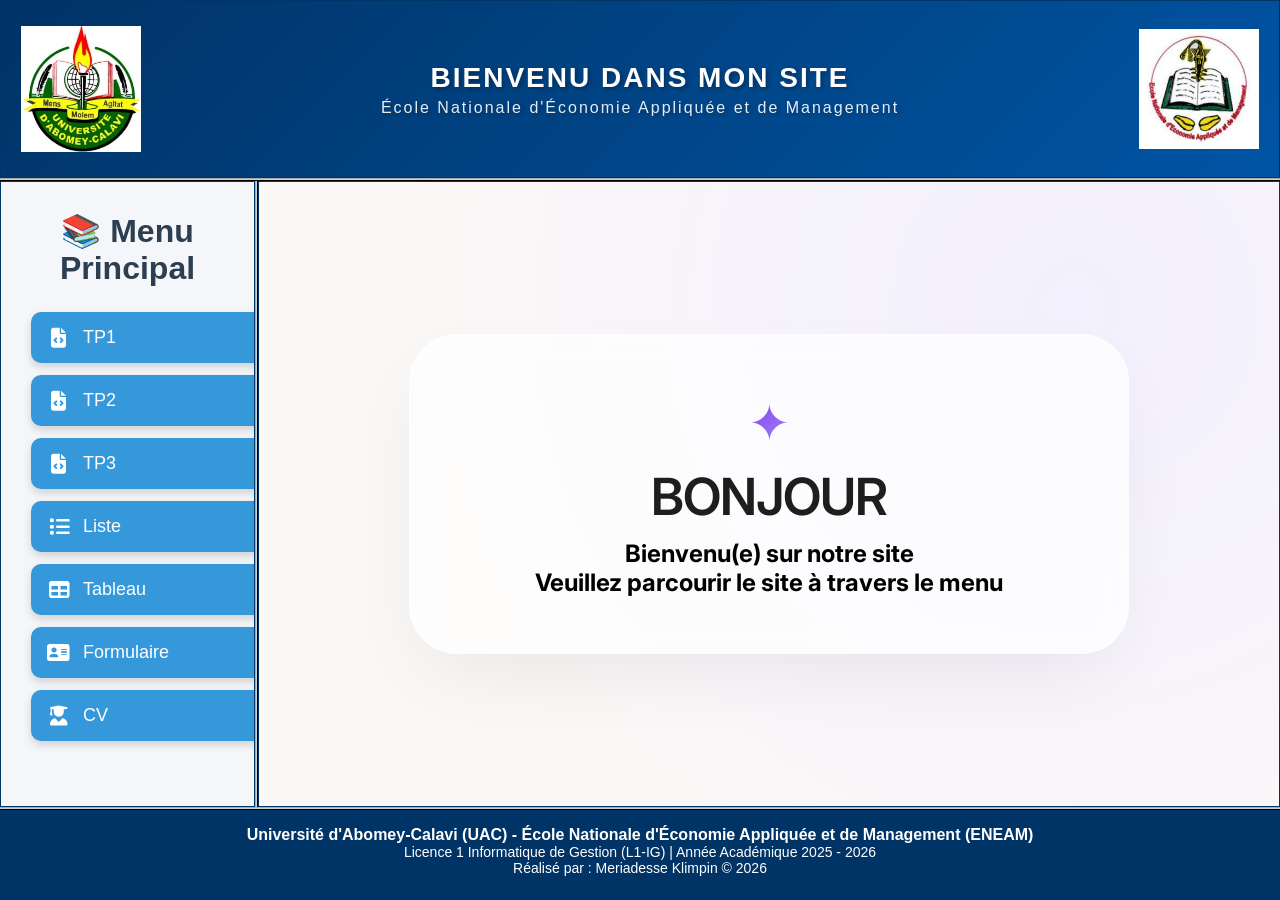
<file: index.html>
<!DOCTYPE html>
<html lang="fr">
<head>
    <meta charset="UTF-8">
    <title>site-mariko</title>
    <style>
        body {
            margin: 0;
            font-family: Arial, sans-serif;
        }
        frameset {
            border: 2px solid #003366;
        }
        frame {
            border: 1px solid #003366;
        }
    </style>
</head>

<frameset rows="20%,70%,10%" border="3">
    
    <!-- En-tête - Une seule colonne -->
    <frame src="entete.html" scrolling="no">

    <!-- Partie centrale -->
    <frameset cols="20%,80%">
        <frame src="menu.html"/>
        <frame src="accueil.html" name="mariko"/>
    </frameset>

    <!-- Pied de page -->
    <frame src="footer.html" scrolling="no">

</frameset>
</html>
</file>
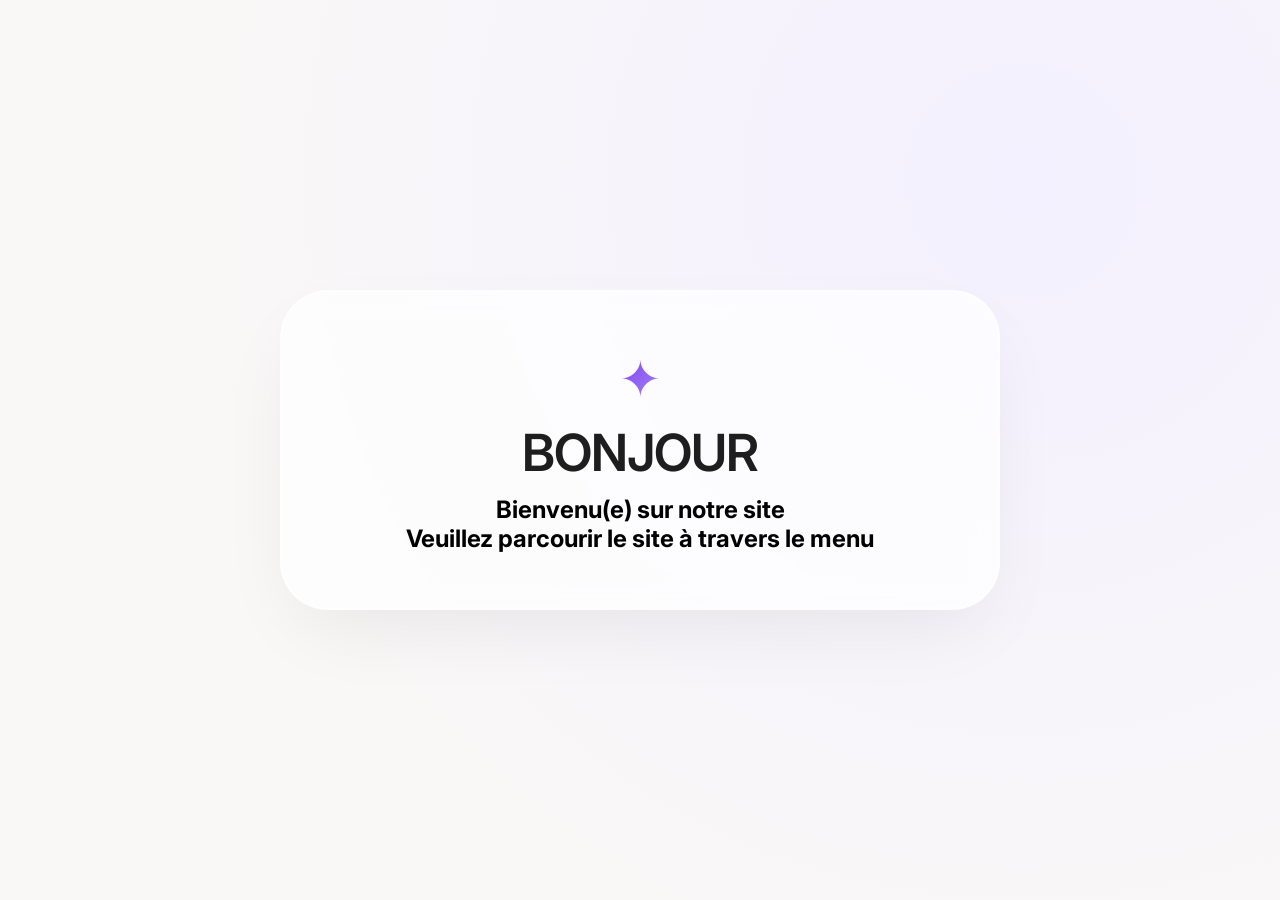
<file: accueil.html>
<!DOCTYPE html>
<html lang="fr">
<head>
  <meta charset="UTF-8" />
  <meta name="viewport" content="width=device-width, initial-scale=1.0" />
  <title>Accueil · Bienvenue</title>
  <link rel="preconnect" href="https://fonts.googleapis.com" />
  <link rel="preconnect" href="https://fonts.gstatic.com" crossorigin />
  <link href="https://fonts.googleapis.com/css2?family=Inter:opsz,wght@14..32,300;14..32,400;14..32,600&display=swap" rel="stylesheet" />
  <style>
    /* Reset & base */
    * {
      margin: 0;
      padding: 0;
      box-sizing: border-box;
    }

    body {
      font-family: 'Inter', -apple-system, sans-serif;
      min-height: 100vh;
      display: flex;
      align-items: center;
      justify-content: center;
      background: #faf8f6;
      padding: 1.5rem;
      /* doux dégradé subtil */
      background: radial-gradient(circle at 80% 20%, #f3f0ff, #faf8f6 70%);
    }

    .welcome-card {
      max-width: 720px;
      width: 100%;
      padding: 3.5rem 2.5rem;
      background: rgba(255, 255, 255, 0.7);
      backdrop-filter: blur(12px);
      -webkit-backdrop-filter: blur(12px);
      border-radius: 48px;
      box-shadow: 0 30px 80px -20px rgba(0, 0, 0, 0.08),
                  0 0 0 1px rgba(255, 255, 255, 0.5) inset;
      text-align: center;
      transition: transform 0.3s ease;
      border: 1px solid rgba(255,255,255,0.3);
    }

    .welcome-card:hover {
      transform: scale(1.01);
    }

    /* Icône ou décoration */
    .icon {
      font-size: 3.2rem;
      margin-bottom: 0.8rem;
      display: inline-block;
      background: linear-gradient(135deg, #7c3aed, #a78bfa);
      -webkit-background-clip: text;
      -webkit-text-fill-color: transparent;
      background-clip: text;
    }

    h1 {
      font-size: 3.2rem;
      font-weight: 600;
      letter-spacing: -0.02em;
      color: #1e1e1e;
      margin-bottom: 0.75rem;
    }

    .subtitle {
      font-size: 1.3rem;
      font-weight: 400;
      color: #4b4b4b;
      margin-bottom: 2.2rem;
      line-height: 1.6;
      max-width: 480px;
      margin-left: auto;
      margin-right: auto;
    }

    .subtitle strong {
      font-weight: 600;
      color: #7c3aed;
      background: rgba(124, 58, 237, 0.08);
      padding: 0.1rem 0.8rem;
      border-radius: 40px;
      display: inline-block;
    }

    .menu-hint {
      display: inline-block;
      padding: 0.6rem 2rem;
      border-radius: 60px;
      background: #1e1e1e;
      color: #fff;
      font-weight: 500;
      font-size: 0.95rem;
      letter-spacing: 0.3px;
      box-shadow: 0 8px 24px rgba(0,0,0,0.06);
      transition: background 0.3s, transform 0.2s;
      border: none;
      cursor: default;
    }

    .menu-hint i {
      margin-right: 0.5rem;
    }

    .menu-hint:hover {
      background: #7c3aed;
      transform: translateY(-2px);
    }

    /* petit pied de page discret */
    .footer-note {
      margin-top: 2.5rem;
      font-size: 0.85rem;
      color: #a0a0a0;
      letter-spacing: 0.2px;
      border-top: 1px solid rgba(0,0,0,0.04);
      padding-top: 1.5rem;
    }

    .footer-note a {
      color: #7c3aed;
      text-decoration: none;
      font-weight: 500;
    }

    .footer-note a:hover {
      text-decoration: underline;
    }

    /* Responsive */
    @media (max-width: 600px) {
      .welcome-card {
        padding: 2.5rem 1.5rem;
        border-radius: 32px;
      }
      h1 {
        font-size: 2.4rem;
      }
      .subtitle {
        font-size: 1.1rem;
      }
      .icon {
        font-size: 2.6rem;
      }
    }
  </style>
</head>
<body>
  <div class="welcome-card">
    <!-- Décoration (emoji ou icône) -->
    <div class="icon">✦</div>

  <!DOCTYPE html>
<html lang="fr">
<head>
    <meta charset="UTF-8">
    <title>Accueil</title>
</head>
<body>
 <div> 
   <p>
    <h1>BONJOUR</h1>
    <h2>Bienvenu(e) sur notre site <br/> Veuillez parcourir le site à travers le menu</h2>
    </p>
  </div>
</body>
</html>
</file>
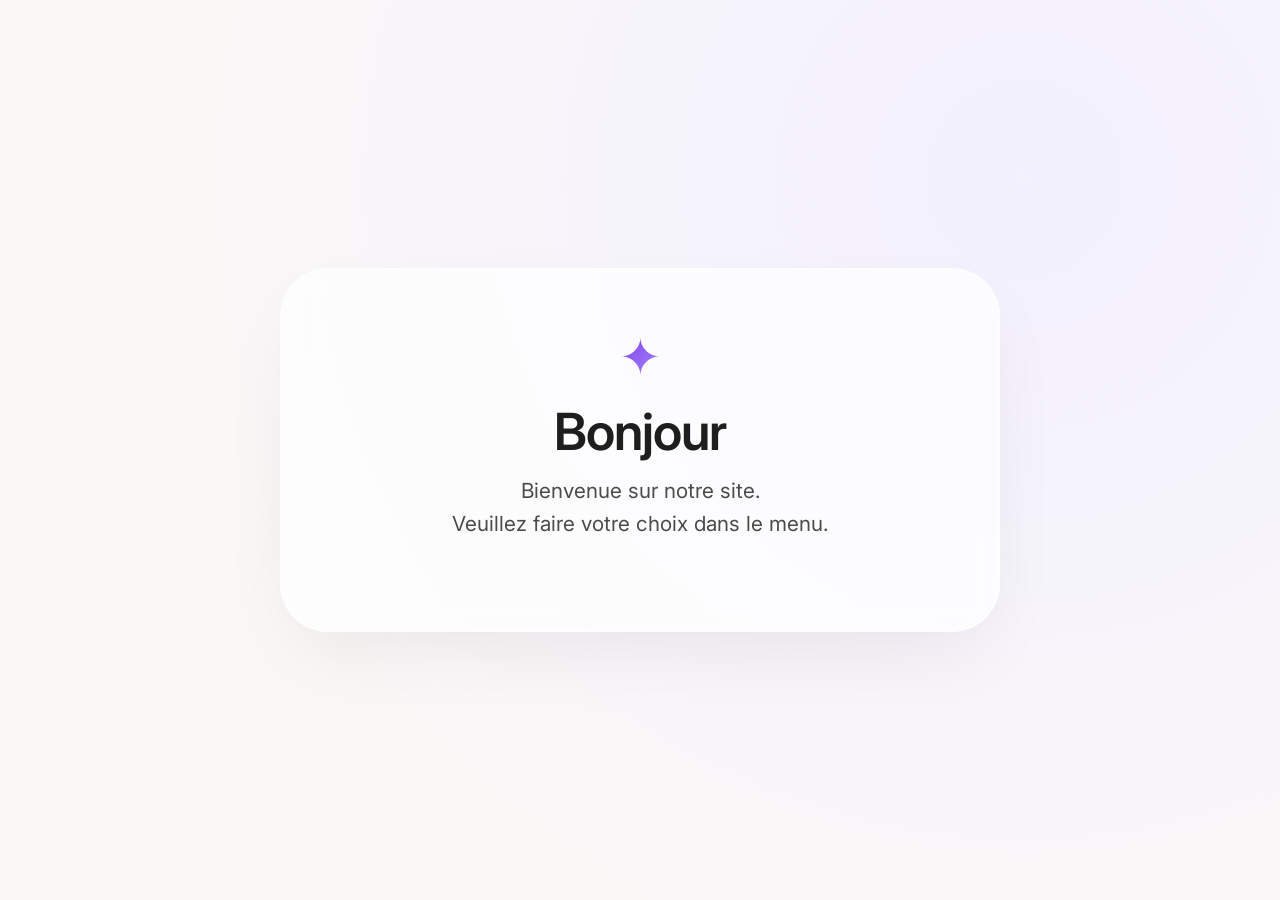
<file: Accueill.html>
<!DOCTYPE html>
<html lang="fr">
<head>
  <meta charset="UTF-8" />
  <meta name="viewport" content="width=device-width, initial-scale=1.0" />
  <title>Accueil · Bienvenue</title>
  <link rel="preconnect" href="https://fonts.googleapis.com" />
  <link rel="preconnect" href="https://fonts.gstatic.com" crossorigin />
  <link href="https://fonts.googleapis.com/css2?family=Inter:opsz,wght@14..32,300;14..32,400;14..32,600&display=swap" rel="stylesheet" />
  <style>
    /* Reset & base */
    * {
      margin: 0;
      padding: 0;
      box-sizing: border-box;
    }

    body {
      font-family: 'Inter', -apple-system, sans-serif;
      min-height: 100vh;
      display: flex;
      align-items: center;
      justify-content: center;
      background: #faf8f6;
      padding: 1.5rem;
      /* doux dégradé subtil */
      background: radial-gradient(circle at 80% 20%, #f3f0ff, #faf8f6 70%);
    }

    .welcome-card {
      max-width: 720px;
      width: 100%;
      padding: 3.5rem 2.5rem;
      background: rgba(255, 255, 255, 0.7);
      backdrop-filter: blur(12px);
      -webkit-backdrop-filter: blur(12px);
      border-radius: 48px;
      box-shadow: 0 30px 80px -20px rgba(0, 0, 0, 0.08),
                  0 0 0 1px rgba(255, 255, 255, 0.5) inset;
      text-align: center;
      transition: transform 0.3s ease;
      border: 1px solid rgba(255,255,255,0.3);
    }

    .welcome-card:hover {
      transform: scale(1.01);
    }

    /* Icône ou décoration */
    .icon {
      font-size: 3.2rem;
      margin-bottom: 0.8rem;
      display: inline-block;
      background: linear-gradient(135deg, #7c3aed, #a78bfa);
      -webkit-background-clip: text;
      -webkit-text-fill-color: transparent;
      background-clip: text;
    }

    h1 {
      font-size: 3.2rem;
      font-weight: 600;
      letter-spacing: -0.02em;
      color: #1e1e1e;
      margin-bottom: 0.75rem;
    }

    .subtitle {
      font-size: 1.3rem;
      font-weight: 400;
      color: #4b4b4b;
      margin-bottom: 2.2rem;
      line-height: 1.6;
      max-width: 480px;
      margin-left: auto;
      margin-right: auto;
    }

    .subtitle strong {
      font-weight: 600;
      color: #7c3aed;
      background: rgba(124, 58, 237, 0.08);
      padding: 0.1rem 0.8rem;
      border-radius: 40px;
      display: inline-block;
    }

    .menu-hint {
      display: inline-block;
      padding: 0.6rem 2rem;
      border-radius: 60px;
      background: #1e1e1e;
      color: #fff;
      font-weight: 500;
      font-size: 0.95rem;
      letter-spacing: 0.3px;
      box-shadow: 0 8px 24px rgba(0,0,0,0.06);
      transition: background 0.3s, transform 0.2s;
      border: none;
      cursor: default;
    }

    .menu-hint i {
      margin-right: 0.5rem;
    }

    .menu-hint:hover {
      background: #7c3aed;
      transform: translateY(-2px);
    }

    /* petit pied de page discret */
    .footer-note {
      margin-top: 2.5rem;
      font-size: 0.85rem;
      color: #a0a0a0;
      letter-spacing: 0.2px;
      border-top: 1px solid rgba(0,0,0,0.04);
      padding-top: 1.5rem;
    }

    .footer-note a {
      color: #7c3aed;
      text-decoration: none;
      font-weight: 500;
    }

    .footer-note a:hover {
      text-decoration: underline;
    }

    /* Responsive */
    @media (max-width: 600px) {
      .welcome-card {
        padding: 2.5rem 1.5rem;
        border-radius: 32px;
      }
      h1 {
        font-size: 2.4rem;
      }
      .subtitle {
        font-size: 1.1rem;
      }
      .icon {
        font-size: 2.6rem;
      }
    }
  </style>
</head>
<body>
  <div class="welcome-card">
    <!-- Décoration (emoji ou icône) -->
    <div class="icon">✦</div>

    <h1>Bonjour</h1>
    <p class="subtitle">
      Bienvenue sur notre site.<br />
      Veuillez faire votre choix dans le menu.
    </p>

    

   
  </div>
</body>
</html>
</file>
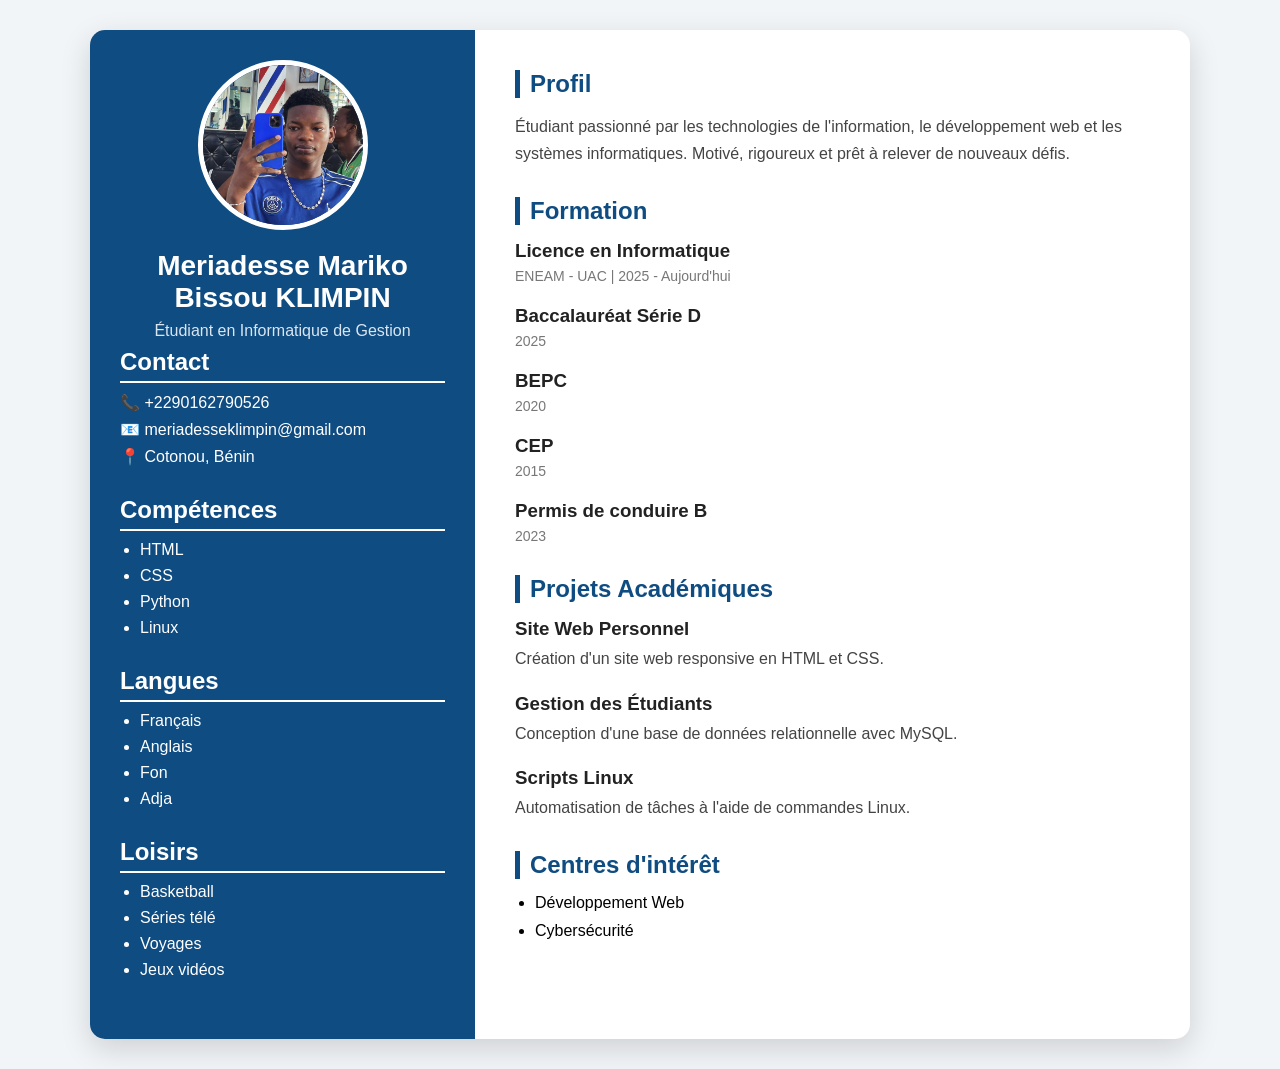
<file: cv.html>
<!DOCTYPE html>
<html lang="en">
<head>
    <meta charset="UTF-8">
    <meta name="viewport" content="width=device-width, initial-scale=1.0">
    <title>Document</title>
</head>
<body>
    <!DOCTYPE html>
<html lang="fr">
<head>
    <meta charset="UTF-8">
    <title>CV - Meriadesse Mariko Bissou KLIMPIN</title>
    <link rel="stylesheet" href="cv.css">
</head>
<body>

<div class="cv-container">

    <div class="left">

        <img src="mariko.jpg" alt="mariko" class="photo">

        <h1>Meriadesse Mariko Bissou KLIMPIN</h1>
        <p class="job">Étudiant en Informatique de Gestion</p>

        <div class="section">
            <h2>Contact</h2>
            <p>📞 +2290162790526</p>
            <p>📧 meriadesseklimpin@gmail.com</p>
            <p>📍 Cotonou, Bénin</p>
        </div>

        <div class="section">
            <h2>Compétences</h2>
            <ul>
                <li>HTML</li>
                <li>CSS</li>
                <li>Python</li>
                <li>Linux</li>
            </ul>
        </div>

        <div class="section">
            <h2>Langues</h2>
            <ul>
                <li>Français</li>
                <li>Anglais</li>
                <li>Fon</li>
                <li>Adja</li>
            </ul>
        </div>

        <div class="section">
            <h2>Loisirs</h2>
            <ul>
                <li>Basketball</li>
                <li>Séries télé</li>
                <li>Voyages</li>
                <li>Jeux vidéos</li>
            </ul>
        </div>

    </div>

    <div class="right">

        <div class="section">
            <h2>Profil</h2>
            <p>
                Étudiant passionné par les technologies de l'information,
                le développement web et les systèmes informatiques.
                Motivé, rigoureux et prêt à relever de nouveaux défis.
            </p>
        </div>

        <div class="section">
            <h2>Formation</h2>

            <div class="bloc">
                <h3>Licence en Informatique</h3>
                <span>ENEAM - UAC | 2025 - Aujourd'hui</span>
            </div>

            <div class="bloc">
                <h3>Baccalauréat Série D</h3>
                <span>2025</span>
            </div>

            <div class="bloc">
                <h3>BEPC</h3>
                <span>2020</span>
            </div>

            <div class="bloc">
                <h3>CEP</h3>
                <span>2015</span>
            </div>

            <div class="bloc">
                <h3>Permis de conduire B</h3>
                <span>2023</span>
            </div>
            
        </div>

        <div class="section">
            <h2>Projets Académiques</h2>

            <div class="bloc">
                <h3>Site Web Personnel</h3>
                <p>Création d'un site web responsive en HTML et CSS.</p>
            </div>

            <div class="bloc">
                <h3>Gestion des Étudiants</h3>
                <p>Conception d'une base de données relationnelle avec MySQL.</p>
            </div>

            <div class="bloc">
                <h3>Scripts Linux</h3>
                <p>Automatisation de tâches à l'aide de commandes Linux.</p>
            </div>
        </div>

        <div class="section">
            <h2>Centres d'intérêt</h2>

            <ul>
                <li>Développement Web</li>
                <li>Cybersécurité</li>
            
            </ul>
        </div>

    </div>

</div>

</body>
</html>
</body>
</html>
</file>
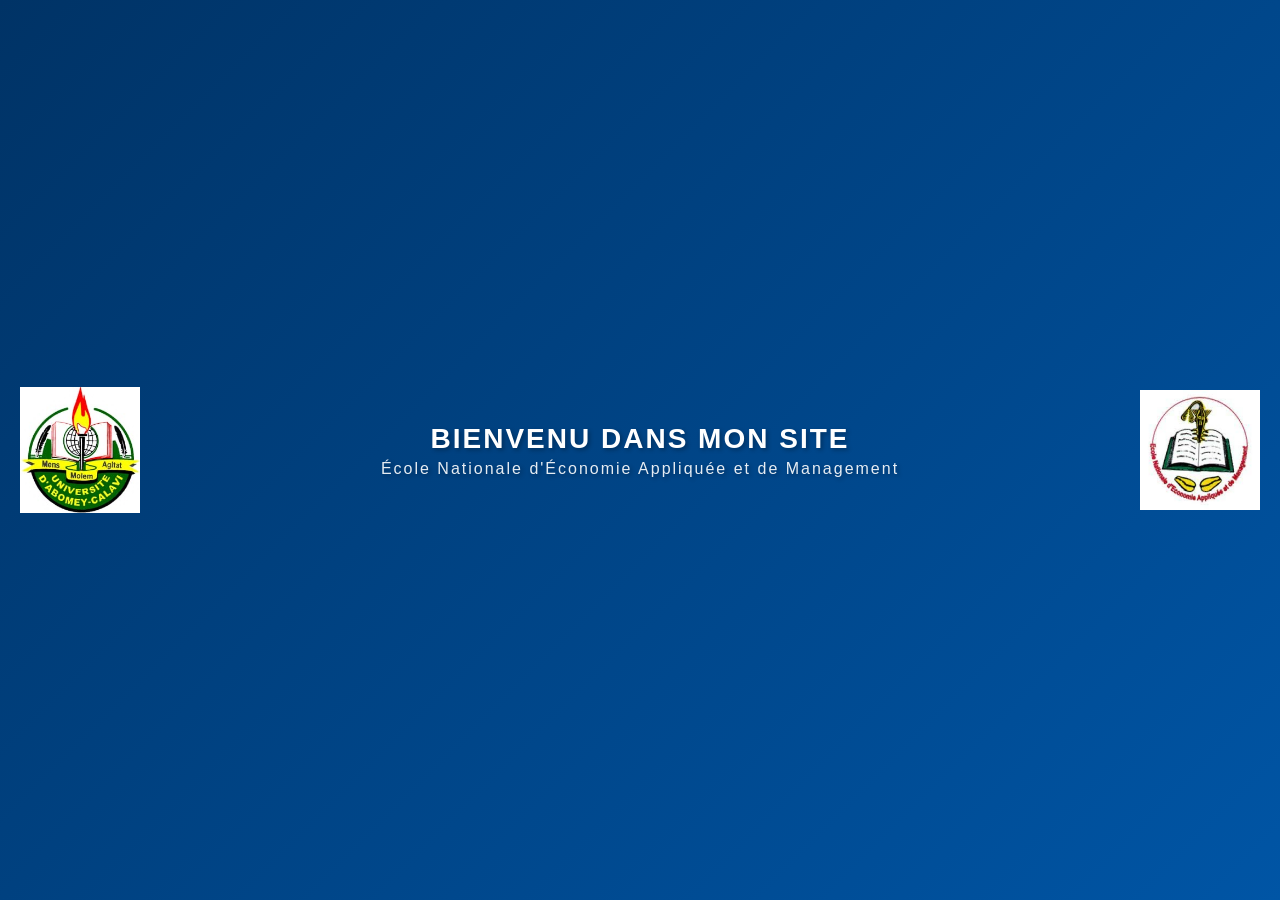
<file: entete.html>
<!DOCTYPE html>
<html>
<head>
    <style>
        body {
            margin: 0;
            padding: 0;
            height: 100vh;
            display: flex;
            align-items: center;
            justify-content: center;
            background: linear-gradient(135deg, #003366, #0055a5);
            font-family: Arial, sans-serif;
        }
        
        .header-container {
            display: flex;
            align-items: center;
            justify-content: center;
            width: 100%;
            height: 100%;
            gap: 30px;
            padding: 0 20px;
        }
        
        .logo {
            height: 80%;
            display: flex;
            align-items: center;
        }
        
        .logo img {
            max-height: 100%;
            max-width: 120px;
            object-fit: contain;
        }
        
        .message {
            color: white;
            text-align: center;
            font-size: 28px;
            font-weight: bold;
            text-shadow: 2px 2px 4px rgba(0,0,0,0.3);
            letter-spacing: 2px;
            flex: 1;
        }
        
        .message small {
            display: block;
            font-size: 16px;
            font-weight: normal;
            margin-top: 5px;
            opacity: 0.9;
        }
        
        /* Si vous n'avez pas d'images, utilisez des textes stylisés */
        .logo-text {
            background: white;
            color: #003366;
            padding: 10px 20px;
            border-radius: 8px;
            font-weight: bold;
            font-size: 20px;
            box-shadow: 0 4px 6px rgba(0,0,0,0.1);
        }
    </style>
</head>
<body>
    <div class="header-container">
        <!-- Logo gauche -->
        <div class="logo">
            <!-- Option 1: Avec image -->
            <img src="maka.jpg" alt="Logo UAC">
            
            <!-- Option 2: Sans image (texte stylisé) -->
            <!-- <div class="logo-text">UAC</div> -->
        </div>
        
        <!-- Message central -->
        <div class="message">
            BIENVENU DANS MON SITE
            <small>École Nationale d'Économie Appliquée et de Management</small>
        </div>
        
        <!-- Logo droite -->
        <div class="logo">
            <!-- Option 1: Avec image -->
            <img src="miko.jpg" alt="Logo ENEAM">
            
            <!-- Option 2: Sans image (texte stylisé) -->
            <!-- <div class="logo-text">ENEAM</div> -->
        </div>
    </div>
</body>
</html>
</file>
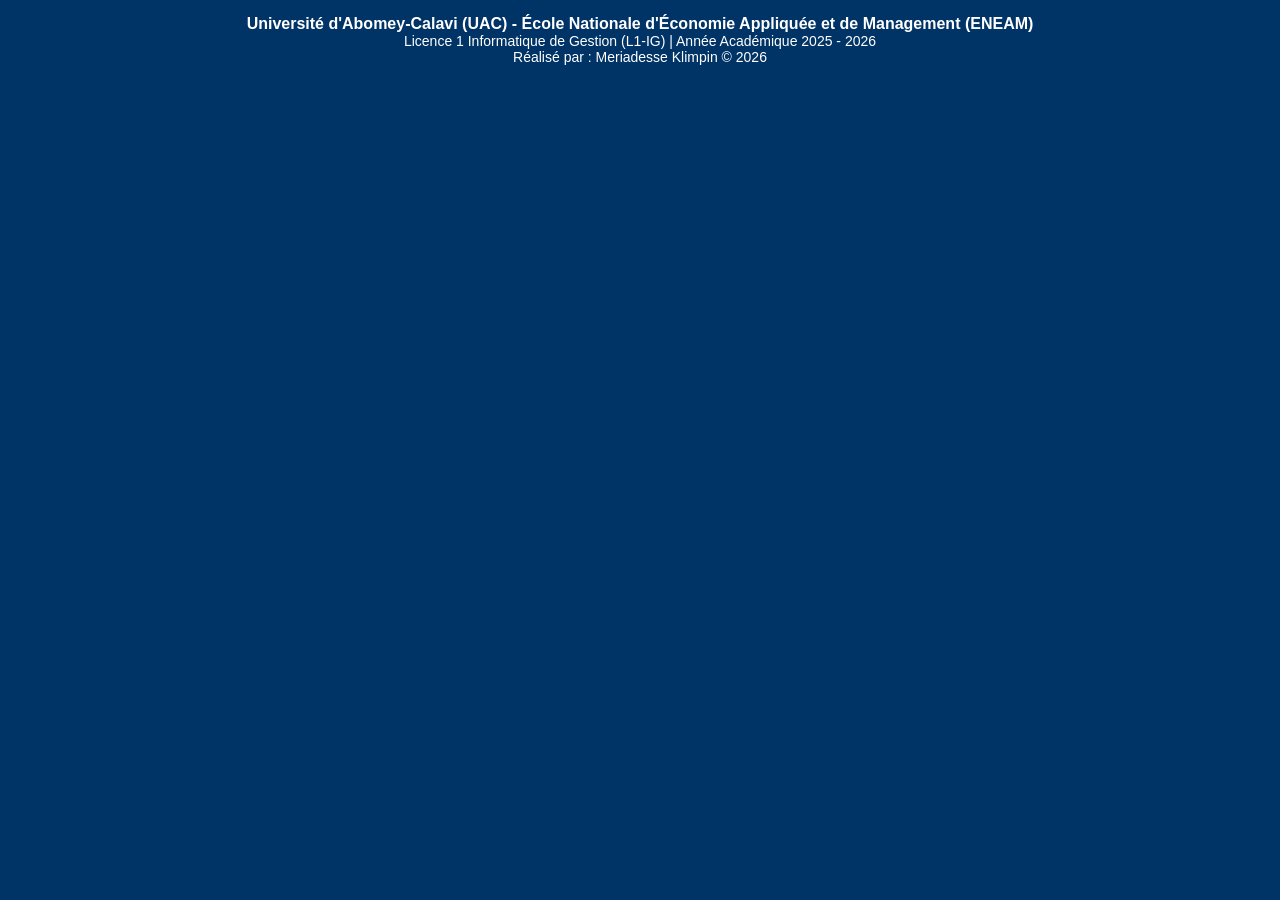
<file: footer.html>
<!DOCTYPE html>
<html lang="fr">
<head>
<meta charset="UTF-8">
<title>Pied de page</title>

<style>
body{
    margin:0;
    background:#003366;
    color:white;
    text-align:center;
    font-family:Arial, sans-serif;
    padding-top:15px;
    font-size:14px;
}

strong{
    font-size:16px;
}
</style>

</head>
<body>

<strong>Université d'Abomey-Calavi (UAC) - École Nationale d'Économie Appliquée et de Management (ENEAM)</strong><br>

Licence 1 Informatique de Gestion (L1-IG) | Année Académique 2025 - 2026<br>

Réalisé par : Meriadesse Klimpin © 2026

</body>
</html>
</file>
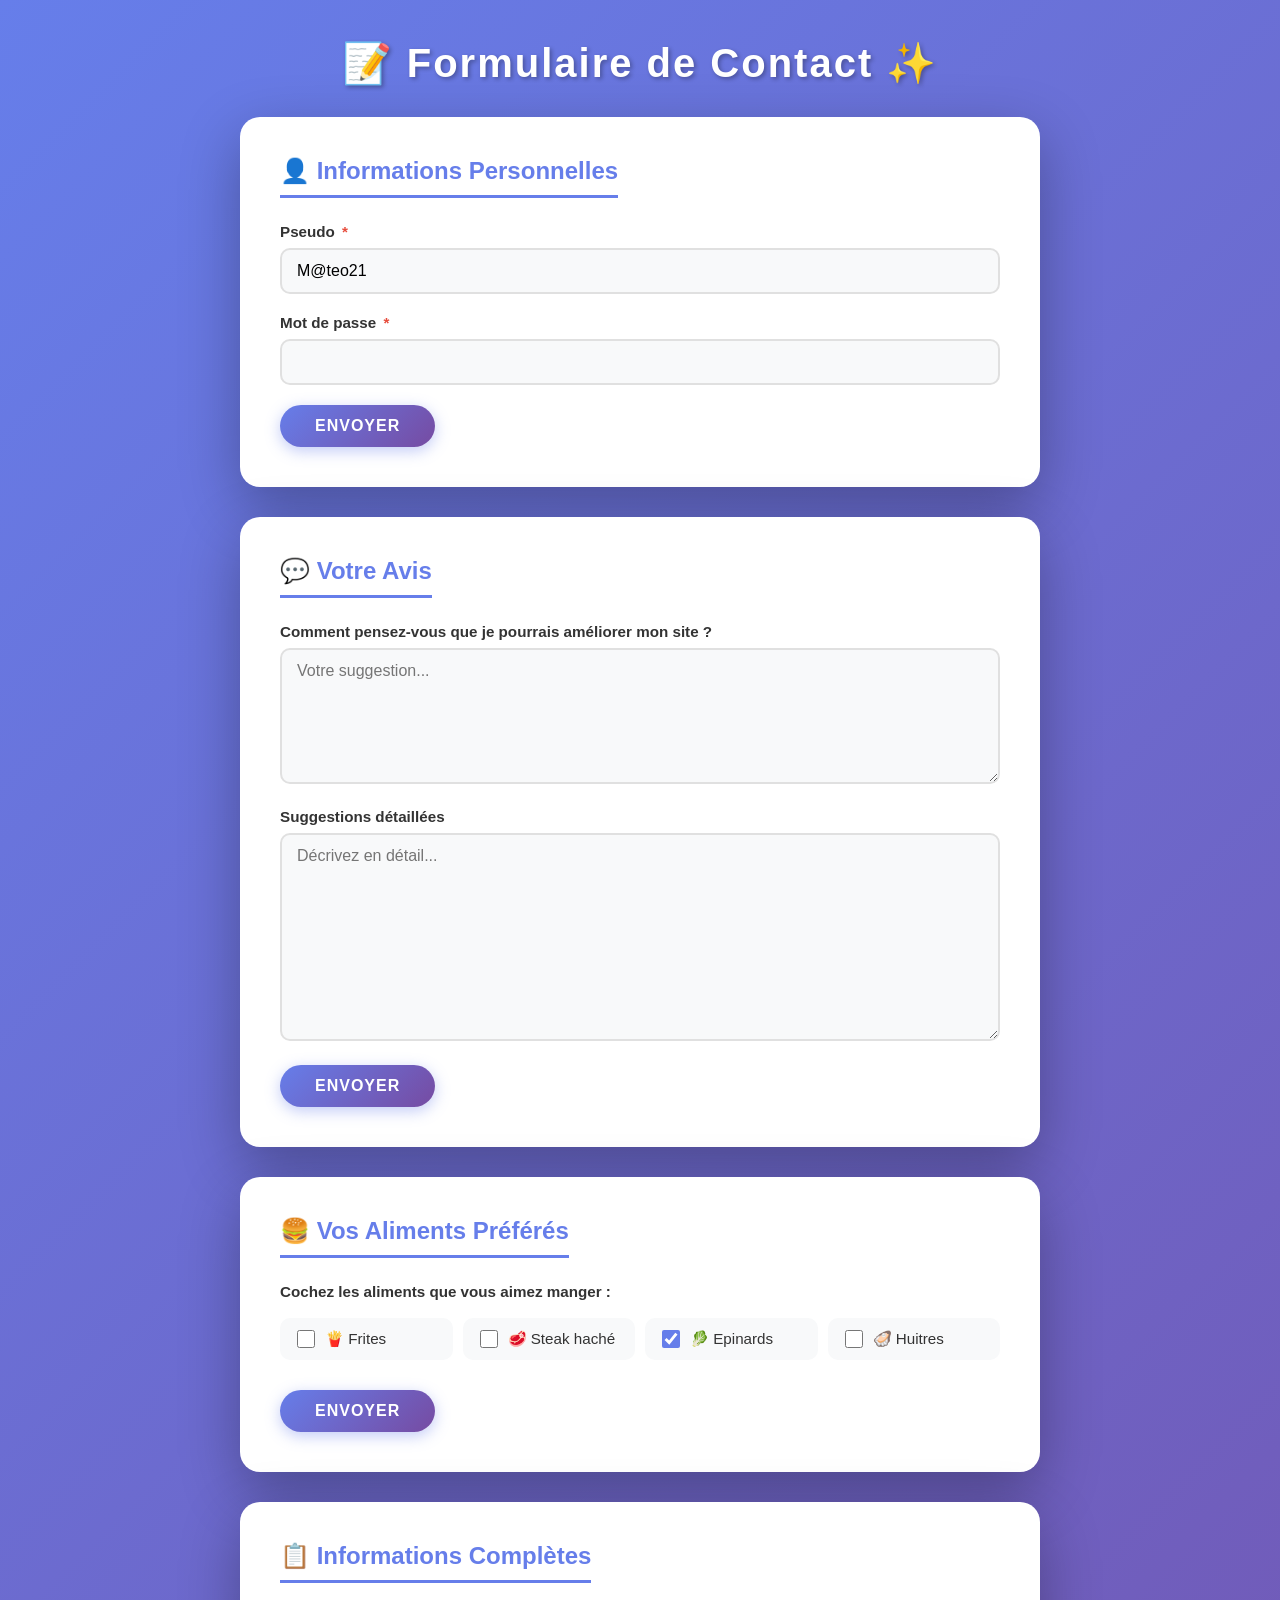
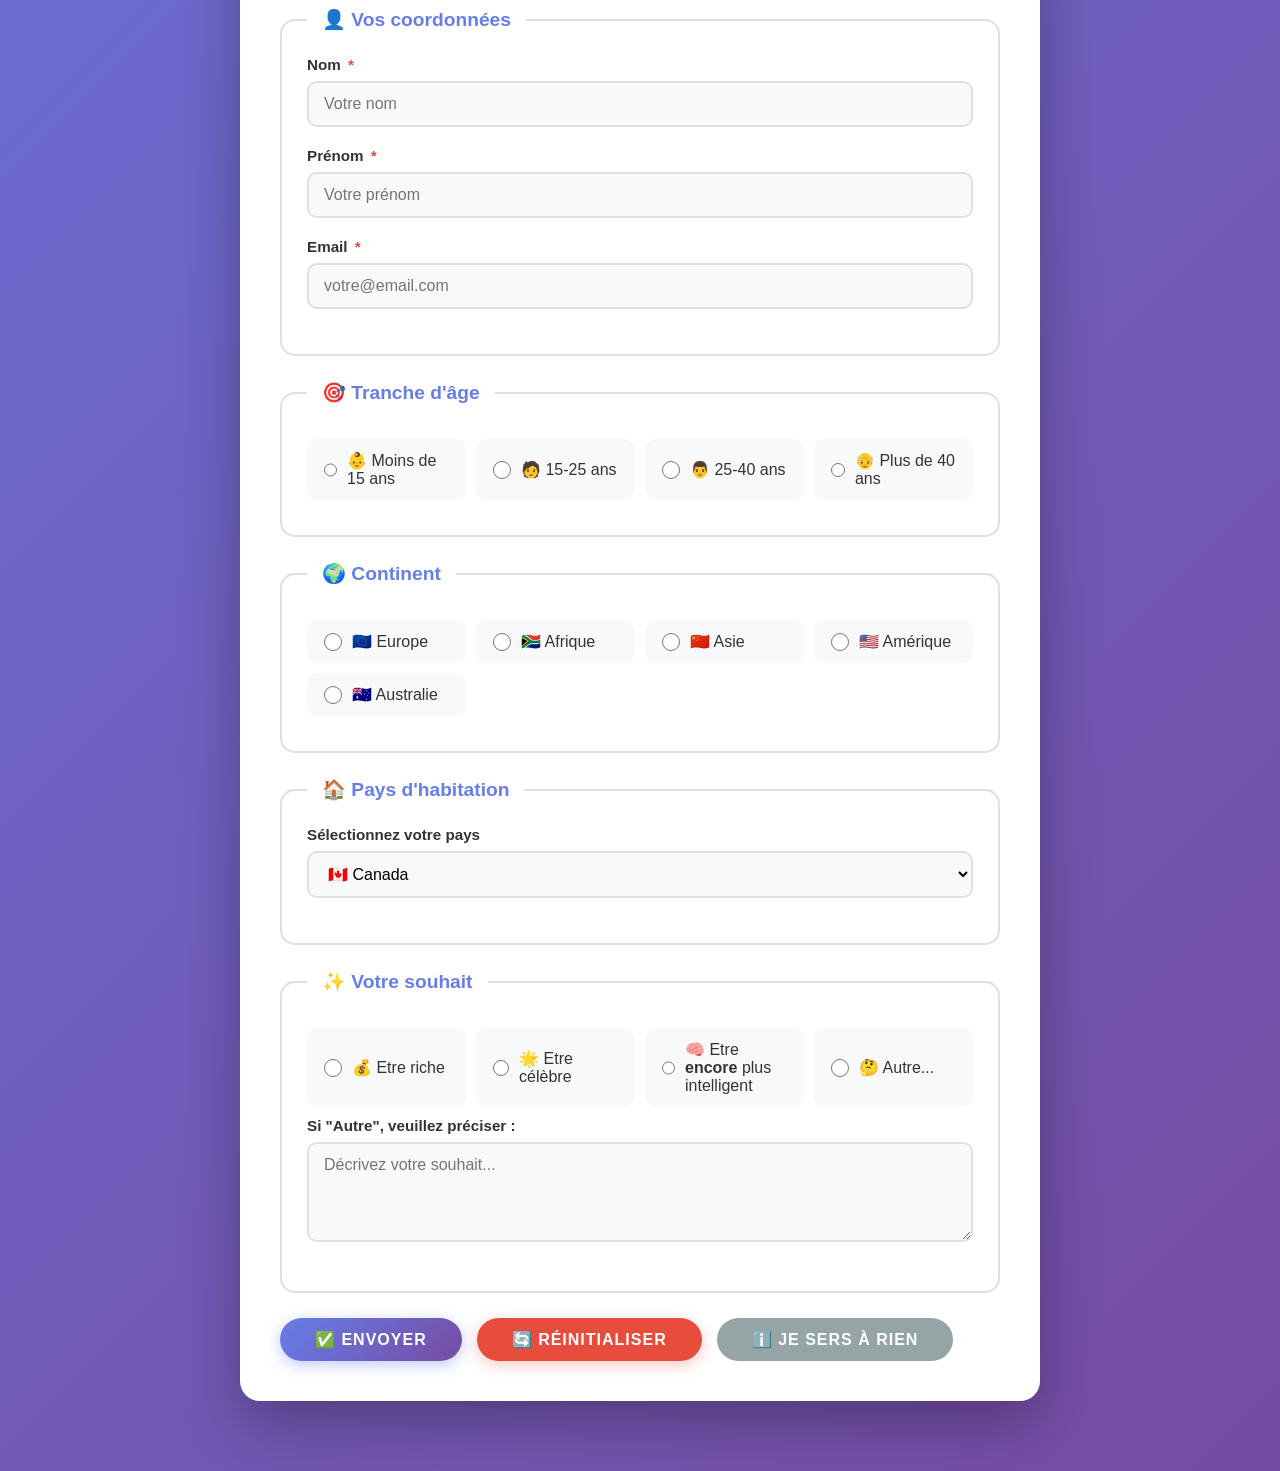
<file: formulaire.html>
<!DOCTYPE html>
<html lang="fr">
<head>
    <meta charset="UTF-8">
    <meta name="viewport" content="width=device-width, initial-scale=1.0">
    <title>Formulaire - Mon Site</title>
    <style>
        * {
            margin: 0;
            padding: 0;
            box-sizing: border-box;
        }

        body {
            font-family: 'Segoe UI', Tahoma, Geneva, Verdana, sans-serif;
            background: linear-gradient(135deg, #667eea 0%, #764ba2 100%);
            min-height: 100vh;
            padding: 40px 20px;
        }

        .container {
            max-width: 800px;
            margin: 0 auto;
        }

        h1 {
            text-align: center;
            color: white;
            font-size: 2.5rem;
            margin-bottom: 30px;
            text-shadow: 2px 2px 4px rgba(0,0,0,0.3);
            letter-spacing: 2px;
        }

        h1::before {
            content: "📝 ";
        }

        h1::after {
            content: " ✨";
        }

        /* Carte du formulaire */
        .form-card {
            background: white;
            border-radius: 20px;
            padding: 40px;
            margin-bottom: 30px;
            box-shadow: 0 20px 60px rgba(0,0,0,0.3);
            transition: transform 0.3s ease, box-shadow 0.3s ease;
        }

        .form-card:hover {
            transform: translateY(-5px);
            box-shadow: 0 25px 70px rgba(0,0,0,0.4);
        }

        .form-card h2 {
            color: #667eea;
            font-size: 1.5rem;
            margin-bottom: 25px;
            padding-bottom: 10px;
            border-bottom: 3px solid #667eea;
            display: inline-block;
        }

        .form-group {
            margin-bottom: 20px;
        }

        .form-group label {
            display: block;
            font-weight: 600;
            color: #333;
            margin-bottom: 8px;
            font-size: 0.95rem;
        }

        .form-group label .required {
            color: #e74c3c;
            margin-left: 3px;
        }

        .form-group input[type="text"],
        .form-group input[type="password"],
        .form-group input[type="email"],
        .form-group textarea,
        .form-group select {
            width: 100%;
            padding: 12px 15px;
            border: 2px solid #e0e0e0;
            border-radius: 10px;
            font-size: 1rem;
            transition: all 0.3s ease;
            font-family: inherit;
            background: #f8f9fa;
        }

        .form-group input:focus,
        .form-group textarea:focus,
        .form-group select:focus {
            outline: none;
            border-color: #667eea;
            box-shadow: 0 0 0 4px rgba(102, 126, 234, 0.2);
            background: white;
        }

        .form-group textarea {
            resize: vertical;
            min-height: 100px;
        }

        .form-group input[type="text"]:hover,
        .form-group input[type="password"]:hover,
        .form-group textarea:hover,
        .form-group select:hover {
            border-color: #764ba2;
        }

        /* Checkbox et Radio */
        .checkbox-group,
        .radio-group {
            display: grid;
            grid-template-columns: repeat(auto-fit, minmax(150px, 1fr));
            gap: 10px;
            padding: 10px 0;
        }

        .checkbox-item,
        .radio-item {
            display: flex;
            align-items: center;
            padding: 10px 15px;
            background: #f8f9fa;
            border-radius: 10px;
            transition: all 0.3s ease;
            cursor: pointer;
            border: 2px solid transparent;
        }

        .checkbox-item:hover,
        .radio-item:hover {
            background: #e9ecef;
            border-color: #667eea;
            transform: scale(1.02);
        }

        .checkbox-item input[type="checkbox"],
        .radio-item input[type="radio"] {
            width: 18px;
            height: 18px;
            margin-right: 10px;
            cursor: pointer;
            accent-color: #667eea;
        }

        .checkbox-item label,
        .radio-item label {
            cursor: pointer;
            font-weight: 500;
            color: #333;
            margin: 0;
        }

        /* Fieldset */
        fieldset {
            border: 2px solid #e0e0e0;
            border-radius: 15px;
            padding: 25px;
            margin-bottom: 25px;
            transition: all 0.3s ease;
        }

        fieldset:hover {
            border-color: #667eea;
        }

        legend {
            padding: 0 15px;
            font-size: 1.2rem;
            font-weight: bold;
            color: #667eea;
            background: white;
            border-radius: 10px;
        }

        /* Boutons */
        .btn-group {
            display: flex;
            gap: 15px;
            margin-top: 20px;
            flex-wrap: wrap;
        }

        .btn {
            padding: 12px 35px;
            border: none;
            border-radius: 50px;
            font-size: 1rem;
            font-weight: 600;
            cursor: pointer;
            transition: all 0.3s ease;
            text-transform: uppercase;
            letter-spacing: 1px;
        }

        .btn-submit {
            background: linear-gradient(135deg, #667eea, #764ba2);
            color: white;
            box-shadow: 0 4px 15px rgba(102, 126, 234, 0.4);
        }

        .btn-submit:hover {
            transform: translateY(-3px);
            box-shadow: 0 8px 25px rgba(102, 126, 234, 0.5);
        }

        .btn-submit:active {
            transform: translateY(0);
        }

        .btn-reset {
            background: #e74c3c;
            color: white;
            box-shadow: 0 4px 15px rgba(231, 76, 60, 0.3);
        }

        .btn-reset:hover {
            transform: translateY(-3px);
            box-shadow: 0 8px 25px rgba(231, 76, 60, 0.4);
        }

        .btn-utility {
            background: #95a5a6;
            color: white;
        }

        .btn-utility:hover {
            background: #7f8c8d;
            transform: translateY(-2px);
        }

        /* Sélecteur pays */
        .country-select {
            width: 100%;
            padding: 12px 15px;
            border: 2px solid #e0e0e0;
            border-radius: 10px;
            font-size: 1rem;
            background: #f8f9fa;
            transition: all 0.3s ease;
            cursor: pointer;
        }

        .country-select:focus {
            outline: none;
            border-color: #667eea;
            box-shadow: 0 0 0 4px rgba(102, 126, 234, 0.2);
        }

        /* Responsive */
        @media (max-width: 768px) {
            body {
                padding: 20px 10px;
            }

            .form-card {
                padding: 25px;
            }

            h1 {
                font-size: 1.8rem;
            }

            .checkbox-group,
            .radio-group {
                grid-template-columns: 1fr;
            }

            .btn-group {
                flex-direction: column;
            }

            .btn {
                width: 100%;
                text-align: center;
            }

            fieldset {
                padding: 15px;
            }

            .form-group label {
                font-size: 0.9rem;
            }
        }

        @media (max-width: 480px) {
            .form-card {
                padding: 15px;
            }

            h1 {
                font-size: 1.5rem;
            }

            .form-group input[type="text"],
            .form-group input[type="password"],
            .form-group textarea,
            .form-group select {
                padding: 10px 12px;
                font-size: 0.9rem;
            }
        }

        /* Animation d'apparition */
        @keyframes slideUp {
            from {
                opacity: 0;
                transform: translateY(30px);
            }
            to {
                opacity: 1;
                transform: translateY(0);
            }
        }

        .form-card {
            animation: slideUp 0.6s ease forwards;
        }

        .form-card:nth-child(2) {
            animation-delay: 0.1s;
        }

        .form-card:nth-child(3) {
            animation-delay: 0.2s;
        }

        .form-card:nth-child(4) {
            animation-delay: 0.3s;
        }
    </style>
</head>
<body>
    <div class="container">
        <h1>Formulaire de Contact</h1>

        <!-- Formulaire 1: Informations personnelles -->
        <div class="form-card">
            <h2>👤 Informations Personnelles</h2>
            <form method="post" action="traitement.php">
                <div class="form-group">
                    <label for="pseudo1">Pseudo <span class="required">*</span></label>
                    <input type="text" name="pseudo" id="pseudo1" value="M@teo21" size="30" maxlength="10" />
                </div>

                <div class="form-group">
                    <label for="pass1">Mot de passe <span class="required">*</span></label>
                    <input type="password" name="pass" id="pass1" />
                </div>

                <button type="submit" class="btn btn-submit">Envoyer</button>
            </form>
        </div>

        <!-- Formulaire 2: Commentaires -->
        <div class="form-card">
            <h2>💬 Votre Avis</h2>
            <form method="post" action="traitement.php">
                <div class="form-group">
                    <label for="ameliorer1">Comment pensez-vous que je pourrais améliorer mon site ?</label>
                    <textarea name="ameliorer" id="ameliorer1" rows="6" placeholder="Votre suggestion..."></textarea>
                </div>

                <div class="form-group">
                    <label for="ameliorer2">Suggestions détaillées</label>
                    <textarea name="ameliorer" id="ameliorer2" rows="10" cols="50" placeholder="Décrivez en détail..."></textarea>
                </div>

                <button type="submit" class="btn btn-submit">Envoyer</button>
            </form>
        </div>

        <!-- Formulaire 3: Aliments préférés -->
        <div class="form-card">
            <h2>🍔 Vos Aliments Préférés</h2>
            <form method="post" action="traitement.php">
                <div class="form-group">
                    <label>Cochez les aliments que vous aimez manger :</label>
                    <div class="checkbox-group">
                        <div class="checkbox-item">
                            <input type="checkbox" name="frites" id="frites1" />
                            <label for="frites1">🍟 Frites</label>
                        </div>
                        <div class="checkbox-item">
                            <input type="checkbox" name="steak" id="steak1" />
                            <label for="steak1">🥩 Steak haché</label>
                        </div>
                        <div class="checkbox-item">
                            <input type="checkbox" name="epinards" id="epinards1" checked="checked" />
                            <label for="epinards1">🥬 Epinards</label>
                        </div>
                        <div class="checkbox-item">
                            <input type="checkbox" name="huitres" id="huitres1" />
                            <label for="huitres1">🦪 Huitres</label>
                        </div>
                    </div>
                </div>

                <button type="submit" class="btn btn-submit">Envoyer</button>
            </form>
        </div>

        <!-- Formulaire 4: Informations complètes -->
        <div class="form-card">
            <h2>📋 Informations Complètes</h2>
            <form method="post" action="traitement.php">
                <fieldset>
                    <legend>👤 Vos coordonnées</legend>
                    <div class="form-group">
                        <label for="nom">Nom <span class="required">*</span></label>
                        <input type="text" name="nom" id="nom" tabindex="10" placeholder="Votre nom" />
                    </div>
                    <div class="form-group">
                        <label for="prenom">Prénom <span class="required">*</span></label>
                        <input type="text" name="prenom" id="prenom" tabindex="20" placeholder="Votre prénom" />
                    </div>
                    <div class="form-group">
                        <label for="email">Email <span class="required">*</span></label>
                        <input type="email" name="email" id="email" tabindex="30" placeholder="votre@email.com" />
                    </div>
                </fieldset>

                <fieldset>
                    <legend>🎯 Tranche d'âge</legend>
                    <div class="radio-group">
                        <div class="radio-item">
                            <input type="radio" name="age" value="moins15" id="moins15" />
                            <label for="moins15">👶 Moins de 15 ans</label>
                        </div>
                        <div class="radio-item">
                            <input type="radio" name="age" value="medium15-25" id="medium15-25" />
                            <label for="medium15-25">🧑 15-25 ans</label>
                        </div>
                        <div class="radio-item">
                            <input type="radio" name="age" value="medium25-40" id="medium25-40" />
                            <label for="medium25-40">👨 25-40 ans</label>
                        </div>
                        <div class="radio-item">
                            <input type="radio" name="age" value="plus40" id="plus40" />
                            <label for="plus40">👴 Plus de 40 ans</label>
                        </div>
                    </div>
                </fieldset>

                <fieldset>
                    <legend>🌍 Continent</legend>
                    <div class="radio-group">
                        <div class="radio-item">
                            <input type="radio" name="continent" value="europe" id="europe" />
                            <label for="europe">🇪🇺 Europe</label>
                        </div>
                        <div class="radio-item">
                            <input type="radio" name="continent" value="afrique" id="afrique" />
                            <label for="afrique">🇿🇦 Afrique</label>
                        </div>
                        <div class="radio-item">
                            <input type="radio" name="continent" value="asie" id="asie" />
                            <label for="asie">🇨🇳 Asie</label>
                        </div>
                        <div class="radio-item">
                            <input type="radio" name="continent" value="amerique" id="amerique" />
                            <label for="amerique">🇺🇸 Amérique</label>
                        </div>
                        <div class="radio-item">
                            <input type="radio" name="continent" value="australie" id="australie" />
                            <label for="australie">🇦🇺 Australie</label>
                        </div>
                    </div>
                </fieldset>

                <fieldset>
                    <legend>🏠 Pays d'habitation</legend>
                    <div class="form-group">
                        <label for="pays">Sélectionnez votre pays</label>
                        <select name="pays" id="pays" class="country-select">
                            <optgroup label="🌍 Europe">
                                <option value="france">🇫🇷 France</option>
                                <option value="espagne">🇪🇸 Espagne</option>
                                <option value="italie">🇮🇹 Italie</option>
                                <option value="royaume-uni">🇬🇧 Royaume-Uni</option>
                            </optgroup>
                            <optgroup label="🌎 Amérique">
                                <option value="canada" selected="selected">🇨🇦 Canada</option>
                                <option value="etats-unis">🇺🇸 Etats-Unis</option>
                            </optgroup>
                            <optgroup label="🌏 Asie">
                                <option value="chine">🇨🇳 Chine</option>
                                <option value="japon">🇯🇵 Japon</option>
                            </optgroup>
                        </select>
                    </div>
                </fieldset>

                <fieldset>
                    <legend>✨ Votre souhait</legend>
                    <div class="radio-group">
                        <div class="radio-item">
                            <input type="radio" name="souhait" value="riche" id="riche" tabindex="40" />
                            <label for="riche">💰 Etre riche</label>
                        </div>
                        <div class="radio-item">
                            <input type="radio" name="souhait" value="celebre" id="celebre" tabindex="50" />
                            <label for="celebre">🌟 Etre célèbre</label>
                        </div>
                        <div class="radio-item">
                            <input type="radio" name="souhait" value="intelligent" id="intelligent" tabindex="60" />
                            <label for="intelligent">🧠 Etre <strong>encore</strong> plus intelligent</label>
                        </div>
                        <div class="radio-item">
                            <input type="radio" name="souhait" value="autre" id="autre" tabindex="70" />
                            <label for="autre">🤔 Autre...</label>
                        </div>
                    </div>

                    <div class="form-group">
                        <label for="precisions">Si "Autre", veuillez préciser :</label>
                        <textarea name="precisions" id="precisions" cols="40" rows="4" tabindex="80" placeholder="Décrivez votre souhait..."></textarea>
                    </div>
                </fieldset>

                <div class="btn-group">
                    <button type="submit" class="btn btn-submit">✅ Envoyer</button>
                    <button type="reset" class="btn btn-reset">🔄 Réinitialiser</button>
                    <button type="button" class="btn btn-utility">ℹ️ Je sers à rien</button>
                </div>
            </form>
        </div>
    </div>
</body>
</html>
</file>
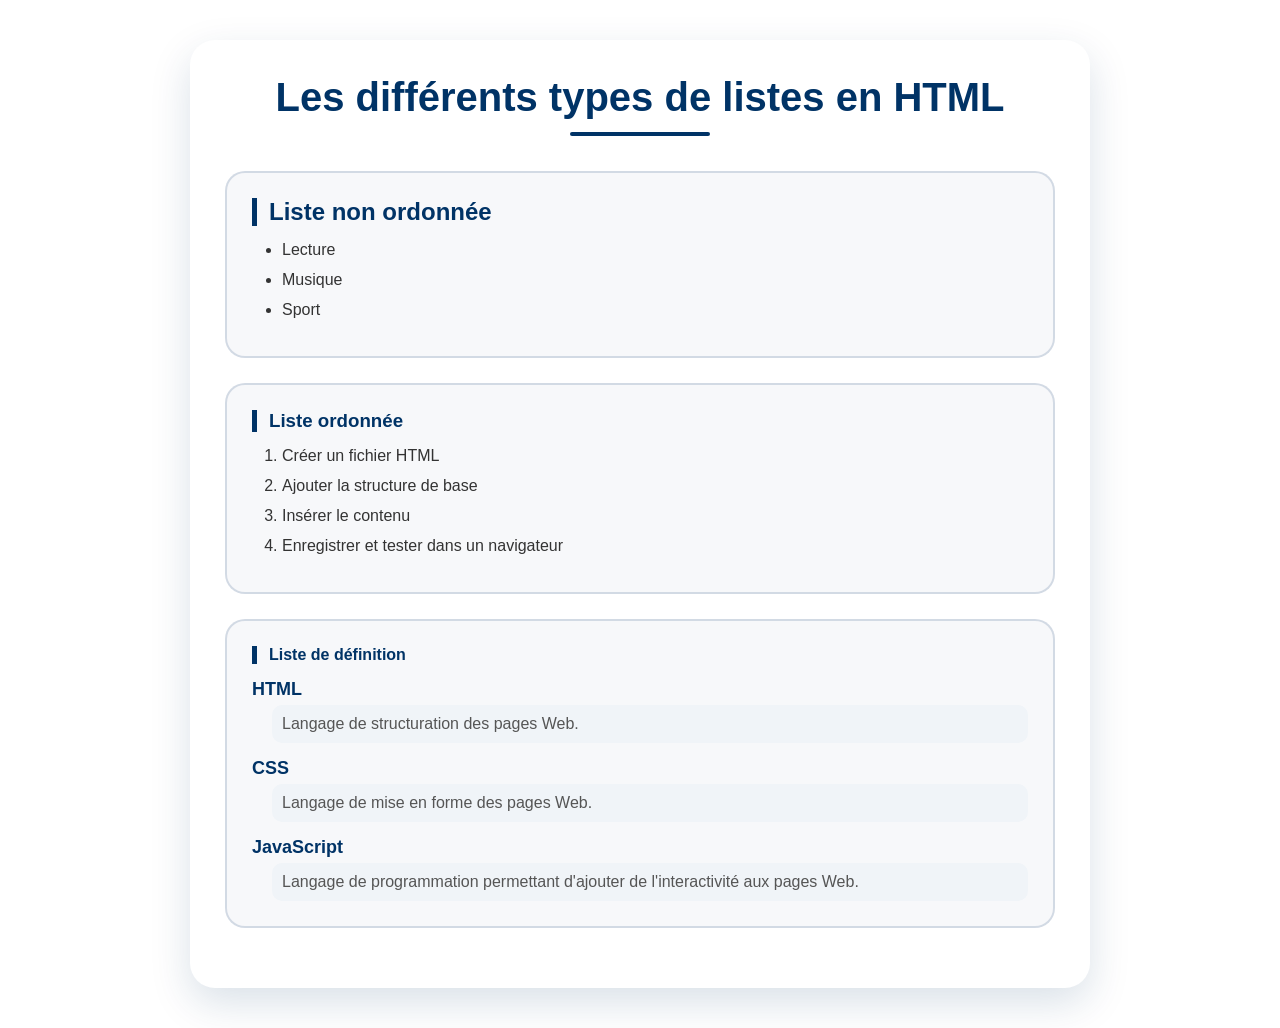
<file: list.html>
<!DOCTYPE html>
<html lang="fr">
<head>
<meta charset="UTF-8">
<meta name="viewport" content="width=device-width, initial-scale=1.0">
<title>Les listes HTML</title>

<style>

*{
    margin:0;
    padding:0;
    box-sizing:border-box;
    font-family:Arial, sans-serif;
}

body{
    background:#ffffff;
    padding:40px;
}

.container{
    max-width:900px;
    margin:auto;
    background:white;
    padding:35px;
    border-radius:25px;
    box-shadow:0 15px 40px rgba(0, 51, 102, 0.15);
    animation:apparition 0.8s ease;
}

@keyframes apparition{
    from{
        opacity:0;
        transform:translateY(30px);
    }
    to{
        opacity:1;
        transform:translateY(0);
    }
}

h1{
    text-align:center;
    color:#003366;
    font-size:2.5rem;
    margin-bottom:35px;
}

h1::after{
    content:"";
    display:block;
    width:140px;
    height:4px;
    background:#003366;
    margin:12px auto;
    border-radius:20px;
}

.section{
    background:rgba(0, 51, 102, 0.03);
    border:2px solid rgba(0, 51, 102, 0.15);
    border-radius:20px;
    padding:25px;
    margin-bottom:25px;
    transition:0.3s;
}

.section:hover{
    transform:translateY(-5px);
    box-shadow:0 10px 25px rgba(0, 51, 102, 0.15);
}

h2,h3,h4{
    color:#003366;
    margin-bottom:15px;
    border-left:5px solid #003366;
    padding-left:12px;
}

ul,ol{
    margin-left:30px;
}

li{
    margin:12px 0;
    color:#333;
    transition:0.3s;
}

li:hover{
    color:#003366;
    transform:translateX(5px);
}

dl{
    margin-top:10px;
}

dt{
    color:#003366;
    font-size:18px;
    margin-top:15px;
    font-weight:bold;
}

dd{
    margin-left:20px;
    margin-top:5px;
    color:#555;
    padding:10px;
    background:#f0f4f8;
    border-radius:10px;
}

</style>

</head>
<body>

<div class="container">

<h1>Les différents types de listes en HTML</h1>

<div class="section">
    <h2>Liste non ordonnée</h2>

    <ul>
        <li>Lecture</li>
        <li>Musique</li>
        <li>Sport</li>
    </ul>
</div>

<div class="section">
    <h3>Liste ordonnée</h3>

    <ol>
        <li>Créer un fichier HTML</li>
        <li>Ajouter la structure de base</li>
        <li>Insérer le contenu</li>
        <li>Enregistrer et tester dans un navigateur</li>
    </ol>
</div>

<div class="section">
    <h4>Liste de définition</h4>

    <dl>
        <dt>HTML</dt>
        <dd>Langage de structuration des pages Web.</dd>

        <dt>CSS</dt>
        <dd>Langage de mise en forme des pages Web.</dd>

        <dt>JavaScript</dt>
        <dd>Langage de programmation permettant d'ajouter de l'interactivité aux pages Web.</dd>
    </dl>
</div>

</div>

</body>
</html>
</file>
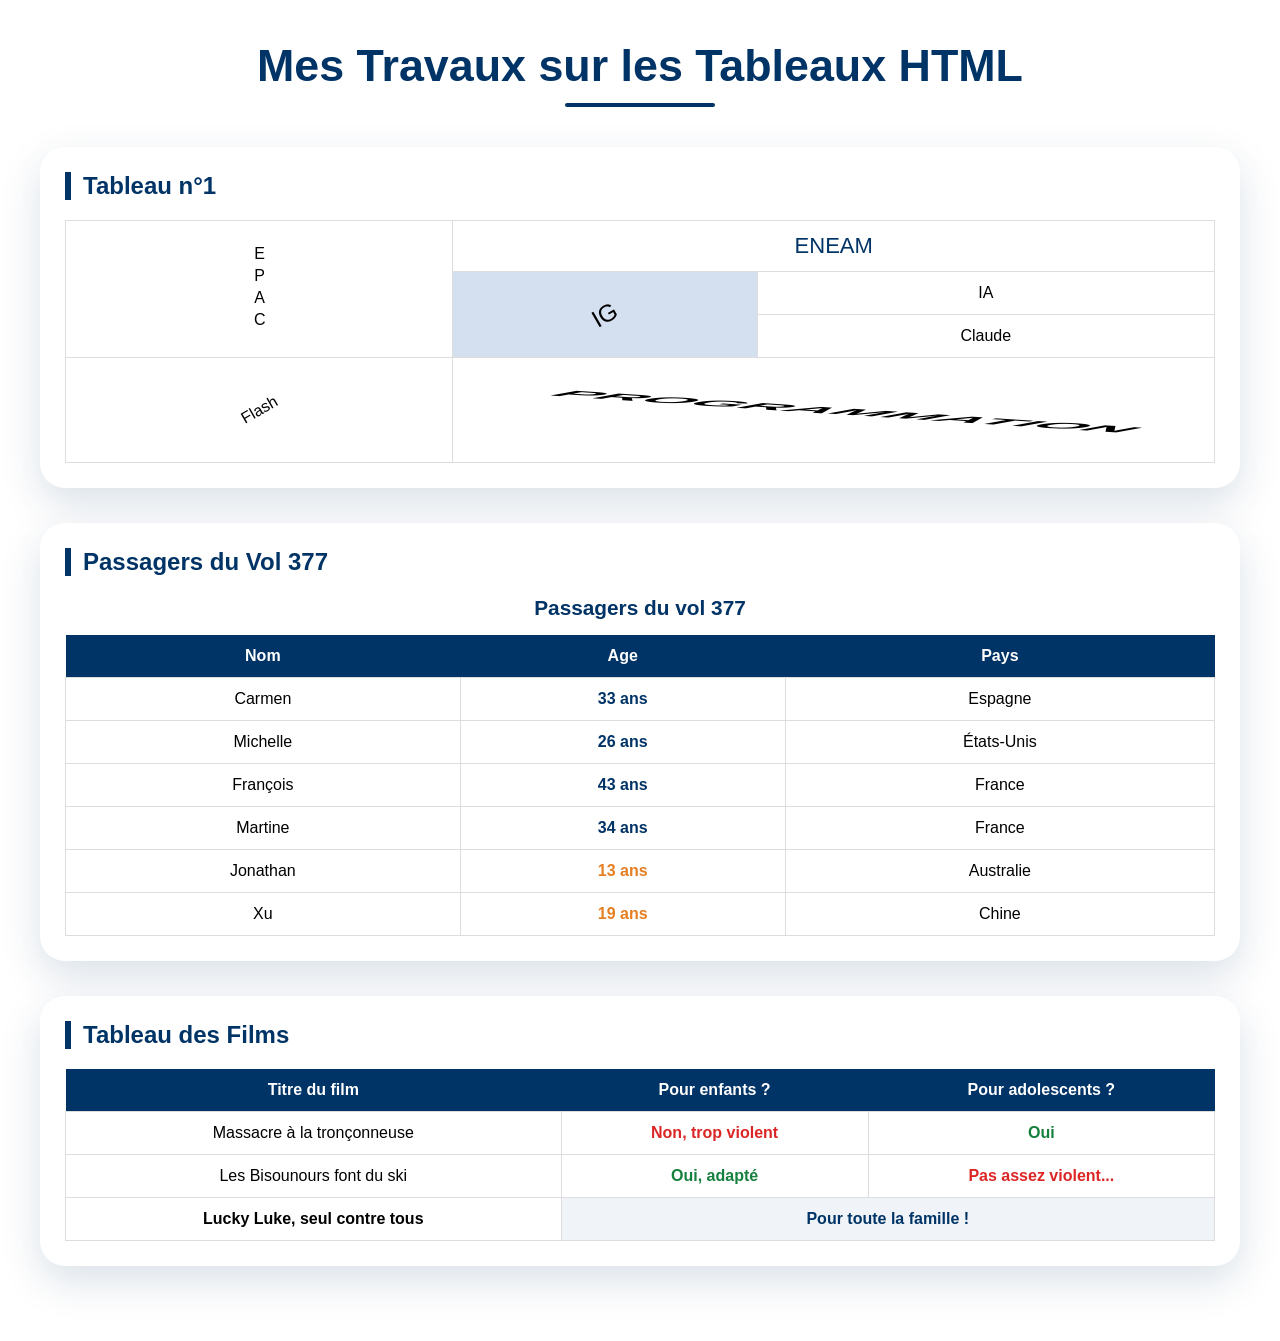
<file: tableau.html>
<!DOCTYPE html>
<html lang="fr">
<head>
<meta charset="UTF-8">
<meta name="viewport" content="width=device-width, initial-scale=1.0">
<title>Mes Travaux sur les Tableaux HTML</title>

<style>

*{
    margin:0;
    padding:0;
    box-sizing:border-box;
    font-family:Arial, sans-serif;
}

body{
    background:#ffffff;
    padding:40px;
}

.container{
    max-width:1200px;
    margin:auto;
}

h1{
    text-align:center;
    color:#003366;
    font-size:2.8rem;
    margin-bottom:40px;
}

h1::after{
    content:"";
    display:block;
    width:150px;
    height:4px;
    background:#003366;
    margin:12px auto;
    border-radius:20px;
}

.card{
    background:white;
    padding:25px;
    margin-bottom:35px;
    border-radius:25px;
    box-shadow:0 15px 40px rgba(0, 51, 102, 0.15);
    transition:0.4s;
}

.card:hover{
    transform:translateY(-6px);
    box-shadow:0 20px 50px rgba(0, 51, 102, 0.25);
}

h2{
    color:#003366;
    margin-bottom:20px;
    border-left:6px solid #003366;
    padding-left:12px;
}

table{
    width:100%;
    border-collapse:collapse;
    background:white;
}

th{
    background:#003366;
    color:white;
    padding:12px;
}

td{
    padding:12px;
    border:1px solid #ddd;
    text-align:center;
}

tr:hover{
    background:#f0f4f8;
}

caption{
    font-size:1.3rem;
    color:#003366;
    font-weight:bold;
    margin-bottom:15px;
}

.age-jeune{
    color:#e67e22;
    font-weight:bold;
}

.age-adulte{
    color:#003366;
    font-weight:bold;
}

.texte-rouge{
    color:#dc2626;
    font-weight:bold;
}

.texte-vert{
    color:#15803d;
    font-weight:bold;
}

.cellule-fusionne{
    background:#f0f4f8;
    color:#003366;
    font-weight:bold;
}

.cell-epac{
    writing-mode:vertical-lr;
    text-orientation:upright;
    letter-spacing:5px;
}

.cell-eneam{
    color:#003366;
    font-size:22px;
}

.cell-ig{
    background:#d4e0f0;
    font-size:24px;
}

.oblique-ig,
.oblique-flash{
    display:inline-block;
    transform:rotate(-30deg);
}

.cell-ia{
    animation:clignoter 1s infinite;
}

@keyframes clignoter{
    50%{
        opacity:0;
    }
}

.diagonale-svg{
    width:100%;
    height:80px;
    display:block;
}

</style>
</head>

<body>

<div class="container">

<h1>Mes Travaux sur les Tableaux HTML</h1>

<section class="card">

<h2>Tableau n°1</h2>

<table>
<tbody>

<tr>
<td rowspan="3" class="cell-epac">EPAC</td>
<td colspan="2" class="cell-eneam">ENEAM</td>
</tr>

<tr>
<td rowspan="2" class="cell-ig">
<span class="oblique-ig">IG</span>
</td>
<td class="cell-ia">IA</td>
</tr>

<tr>
<td>Claude</td>
</tr>

<tr>
<td>
<span class="oblique-flash">Flash</span>
</td>

<td colspan="2">

<svg class="diagonale-svg" viewBox="0 0 100 100" preserveAspectRatio="none">

<defs>
<path id="diag" d="M 0,25 L 100,85"/>
</defs>

<text font-size="10" font-weight="bold" text-anchor="middle">

<textPath href="#diag" startOffset="50%">
PROGRAMMATION
</textPath>

</text>

</svg>

</td>
</tr>

</tbody>
</table>

</section>

<section class="card">

<h2>Passagers du Vol 377</h2>

<table>

<caption>Passagers du vol 377</caption>

<thead>
<tr>
<th>Nom</th>
<th>Age</th>
<th>Pays</th>
</tr>
</thead>

<tbody>

<tr>
<td>Carmen</td>
<td class="age-adulte">33 ans</td>
<td>Espagne</td>
</tr>

<tr>
<td>Michelle</td>
<td class="age-adulte">26 ans</td>
<td>États-Unis</td>
</tr>

<tr>
<td>François</td>
<td class="age-adulte">43 ans</td>
<td>France</td>
</tr>

<tr>
<td>Martine</td>
<td class="age-adulte">34 ans</td>
<td>France</td>
</tr>

<tr>
<td>Jonathan</td>
<td class="age-jeune">13 ans</td>
<td>Australie</td>
</tr>

<tr>
<td>Xu</td>
<td class="age-jeune">19 ans</td>
<td>Chine</td>
</tr>

</tbody>

</table>

</section>

<section class="card">

<h2>Tableau des Films</h2>

<table>

<thead>

<tr>
<th>Titre du film</th>
<th>Pour enfants ?</th>
<th>Pour adolescents ?</th>
</tr>

</thead>

<tbody>

<tr>
<td>Massacre à la tronçonneuse</td>
<td class="texte-rouge">Non, trop violent</td>
<td class="texte-vert">Oui</td>
</tr>

<tr>
<td>Les Bisounours font du ski</td>
<td class="texte-vert">Oui, adapté</td>
<td class="texte-rouge">Pas assez violent...</td>
</tr>

<tr>
<td><strong>Lucky Luke, seul contre tous</strong></td>
<td colspan="2" class="cellule-fusionne">
Pour toute la famille !
</td>
</tr>

</tbody>

</table>

</section>

</div>

</body>
</html>
</file>
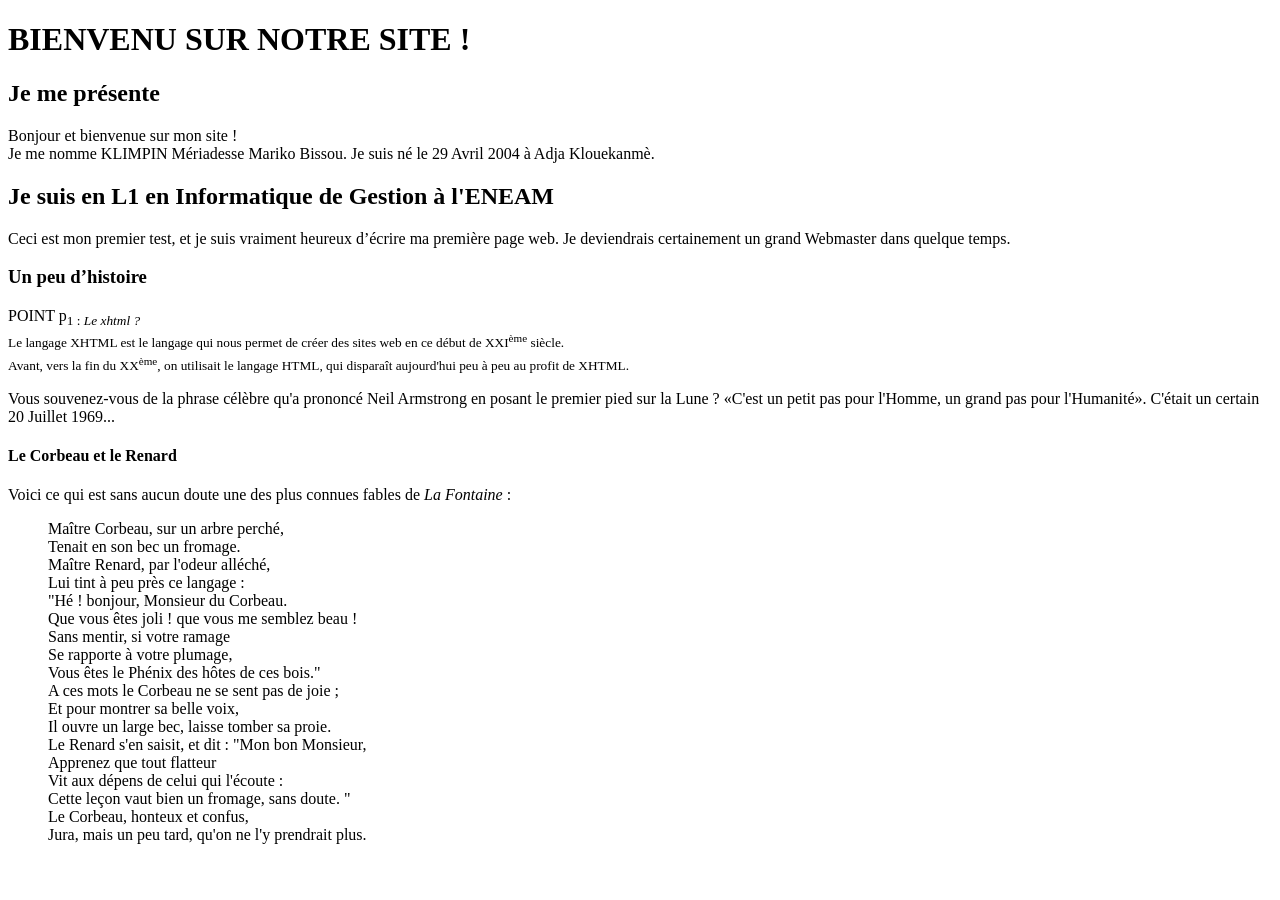
<file: TP1.html>
<!DOCTYPE html>
<html lang="fr">
<head>
    <meta charset="UTF-8">
    <meta name="viewport" content="width=device-width, initial-scale=1.0">
    <title>Document</title>
</head>
<body>
<h1>BIENVENU SUR NOTRE SITE !</h1> 
 
<h2>Je me présente</h2> 
 
<p> 
 
Bonjour et bienvenue sur mon site !<br /> Je me nomme KLIMPIN Mériadesse Mariko Bissou. 
 
Je suis né le 29 Avril 2004 à Adja Klouekanmè. 
 
</p> 
 
<h2>Je suis en L1 en Informatique de Gestion à l'ENEAM</h2> 
 
<p> 
 
Ceci est mon premier test, et je suis vraiment heureux d’écrire ma première page web. Je deviendrais 
certainement un grand Webmaster dans quelque temps. 
 
</p> 
 
<h3>Un peu d’histoire</h3> 
 
<p> 
 
POINT p<sub>1</sup> : <em> Le xhtml ?</em><br /> 
 
Le langage XHTML est le langage qui nous permet de créer des sites web en ce début de 
XXI<sup>ème</sup> siècle.<br /> 
 
Avant, vers la fin du XX<sup>ème</sup>, on utilisait le langage HTML, qui disparaît aujourd'hui peu à 
peu au profit   de XHTML. 
 
</p>
<p>Vous souvenez-vous de la phrase célèbre qu'a prononcé Neil Armstrong en posant le premier pied 
sur la Lune ? <q>C'est un petit pas pour l'Homme, un grand pas pour l'Humanité</q>. C'était un certain 
20 Juillet 1969...</p> 
 
<h4>Le Corbeau et le Renard</h4> 
<p>Voici ce qui est sans aucun doute une des plus connues fables de <em>La Fontaine</em> 
:</p>  
<blockquote> 
<p> 
Maître Corbeau, sur un arbre perché,<br /> 
Tenait en son bec un fromage.<br /> 
Maître Renard, par l'odeur alléché,<br /> 
Lui tint à peu près ce langage :<br /> 
"Hé ! bonjour, Monsieur du   Corbeau.<br /> 
Que vous êtes joli ! que vous me semblez beau !<br /> 
Sans mentir, si votre ramage<br /> 
Se rapporte à votre plumage,<br /> 
Vous êtes le Phénix des hôtes de ces bois."<br /> 
A ces mots le Corbeau ne se sent pas de joie ;<br /> 
Et pour montrer sa belle voix,<br /> 
Il ouvre un large bec,   laisse tomber sa proie.<br /> 
Le Renard s'en saisit, et dit : "Mon bon Monsieur,<br /> 
Apprenez que tout flatteur<br /> 
Vit aux dépens de celui qui l'écoute :<br /> 
Cette leçon vaut bien un fromage, sans doute. "<br /> 
Le Corbeau, honteux et confus,<br /> 
Jura, mais un peu tard, qu'on ne l'y prendrait plus. 
</p> 
</blockquote>
</body>
</html>
</file>
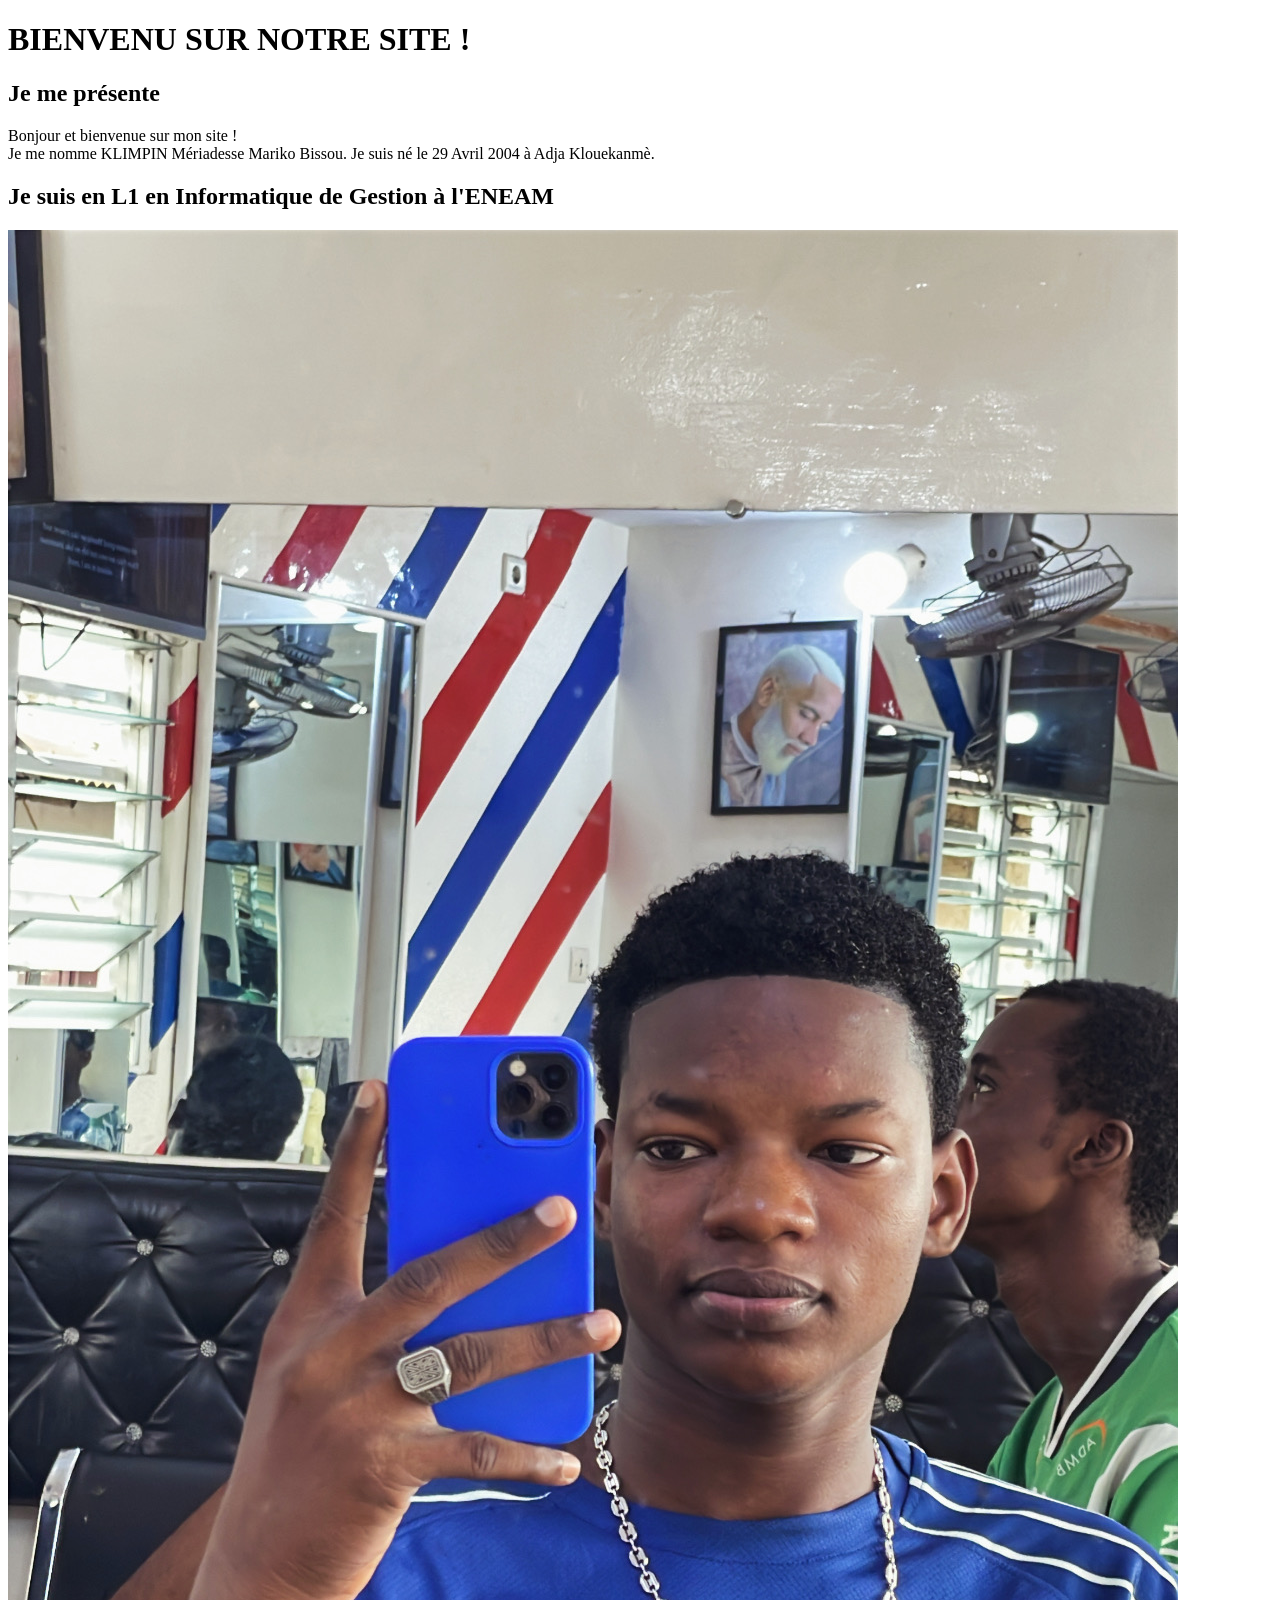
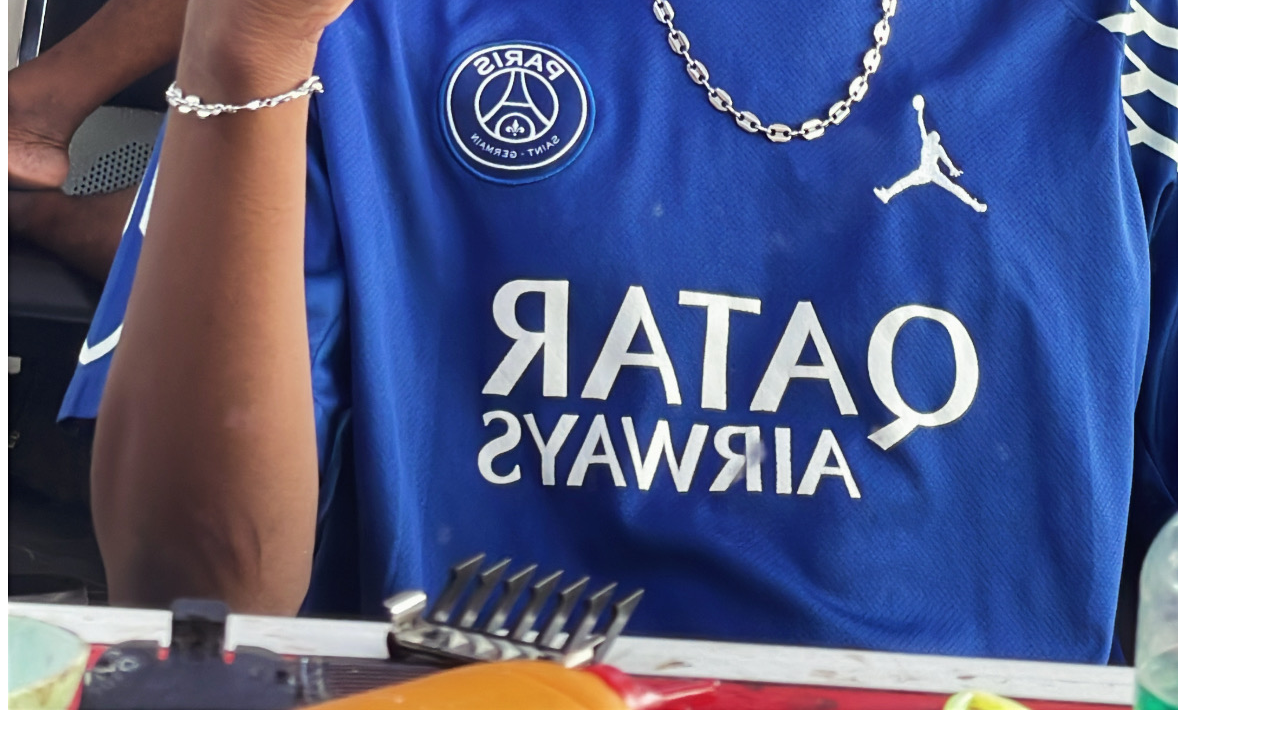
<file: TP2.html>
<!DOCTYPE html>
<html lang="en">
<head>
    <meta charset="UTF-8">
    <meta name="viewport" content="width=device-width, initial-scale=1.0">
    <title>Document</title>
</head>
<body>
    <h1>BIENVENU SUR NOTRE SITE !</h1> 
 
<h2>Je me présente</h2> 
 
<p> 
 
Bonjour et bienvenue sur mon site !<br /> Je me nomme KLIMPIN Mériadesse Mariko Bissou. 
 
Je suis né le 29 Avril 2004 à Adja Klouekanmè. 
 
</p> 
 
<h2>Je suis en L1 en Informatique de Gestion à l'ENEAM</h2> 
 
<p> 
<img src="mariko.jpg" alt="mariko">
</body>
</html>
</file>
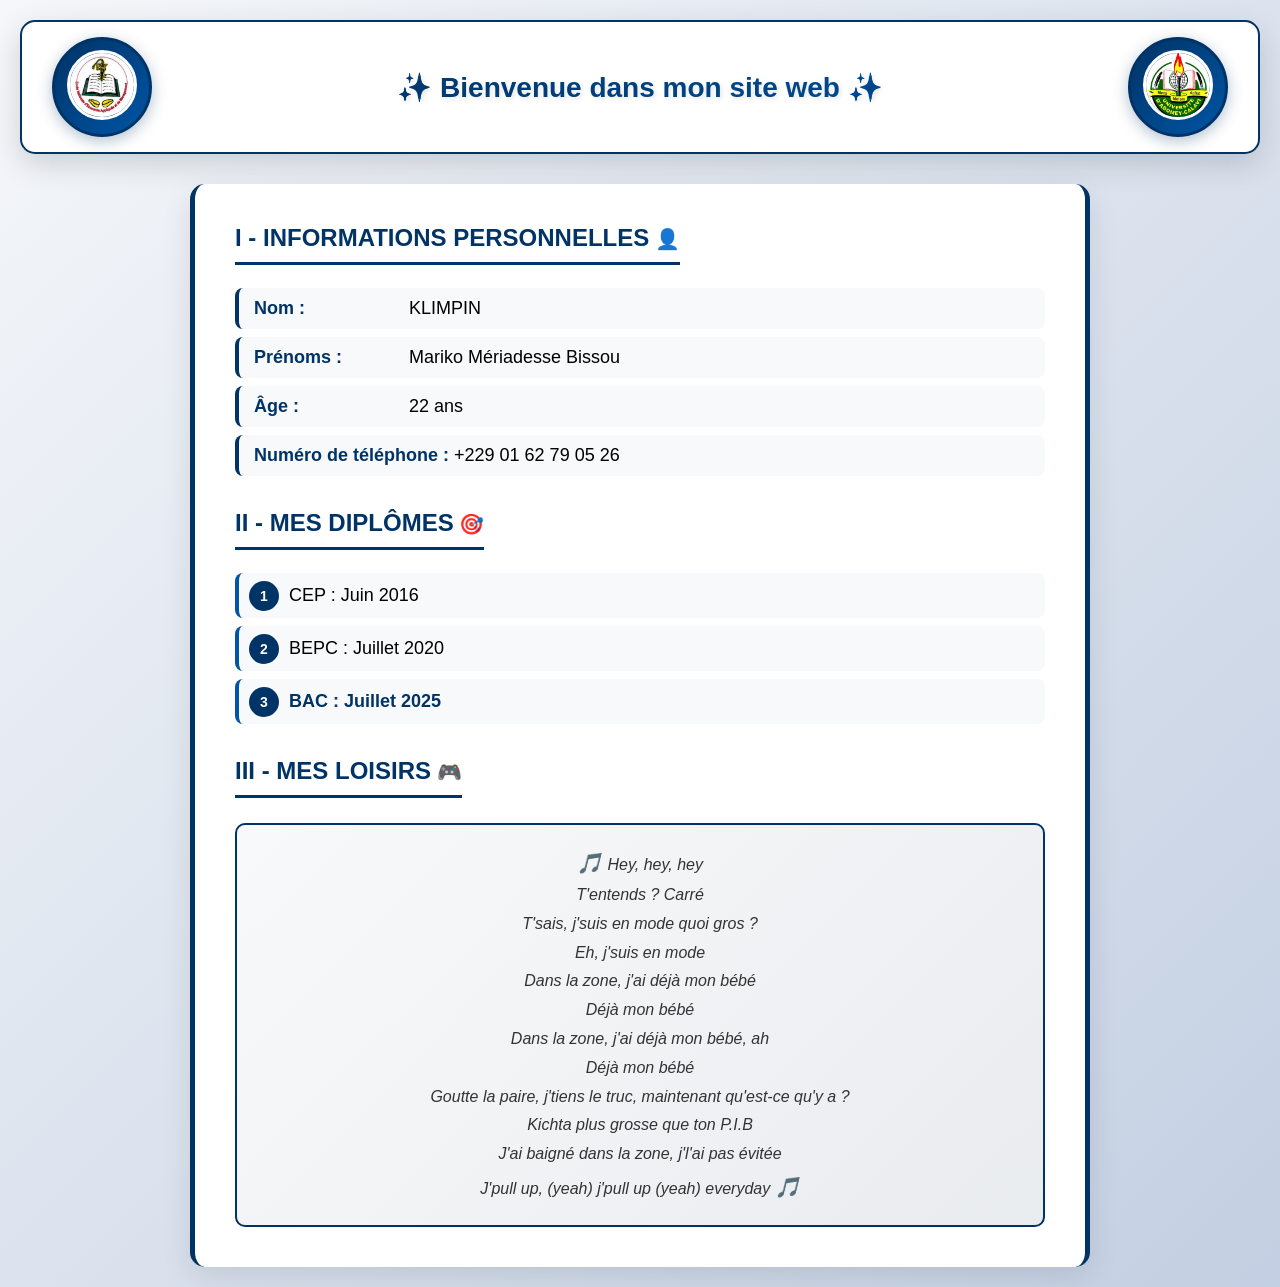
<file: TP3.html>
<!DOCTYPE html>
<html lang="fr">
<head>
    <meta charset="UTF-8">
    <meta name="viewport" content="width=device-width, initial-scale=1.0">
    <title>Mon Site Personnel - Mariko</title>
    <style>
        * {
            margin: 0;
            padding: 0;
            box-sizing: border-box;
        }

        body {
            font-family: 'Segoe UI', Tahoma, Geneva, Verdana, sans-serif;
            background: linear-gradient(135deg, #f5f7fa 0%, #c3cfe2 100%);
            min-height: 100vh;
            padding: 20px;
        }

        /* Barre de navigation */
        .navbar {
            display: flex;
            justify-content: space-between;
            align-items: center;
            background: white;
            padding: 15px 30px;
            border-radius: 15px;
            box-shadow: 0 10px 30px rgba(0,0,0,0.15);
            margin-bottom: 30px;
            border: 2px solid #003366;
            transition: transform 0.3s ease;
        }

        .navbar:hover {
            transform: translateY(-5px);
            box-shadow: 0 15px 40px rgba(0,0,0,0.2);
        }

        .ad, .hh {
            display: flex;
            align-items: center;
            justify-content: center;
            width: 100px;
            height: 100px;
            border-radius: 50%;
            background: linear-gradient(135deg, #003366, #0055a5);
            transition: all 0.3s ease;
            border: 3px solid #003366;
            box-shadow: 0 4px 15px rgba(0,51,102,0.3);
        }

        .ad:hover, .hh:hover {
            transform: scale(1.1) rotate(5deg);
            box-shadow: 0 8px 25px rgba(0,51,102,0.5);
            border-color: #ffd700;
        }

        .ad img, .hh img {
            width: 70px;
            height: 70px;
            border-radius: 50%;
            object-fit: cover;
            border: 3px solid white;
            transition: all 0.3s ease;
        }

        .ad img:hover, .hh img:hover {
            transform: scale(1.05);
            border-color: #ffd700;
        }

        .titre {
            flex: 1;
            text-align: center;
            padding: 0 20px;
        }

        .titre p {
            font-size: 28px;
            font-weight: bold;
            color: #003366;
            text-shadow: 2px 2px 4px rgba(0,0,0,0.1);
            background: linear-gradient(135deg, #003366, #0055a5);
            -webkit-background-clip: text;
            -webkit-text-fill-color: transparent;
            background-clip: text;
        }

        .titre p br {
            display: none;
        }

        /* Contenu principal */
        .content {
            background: white;
            padding: 40px;
            border-radius: 15px;
            box-shadow: 0 10px 30px rgba(0,0,0,0.1);
            max-width: 900px;
            margin: 0 auto;
            border-left: 5px solid #003366;
            border-right: 5px solid #003366;
        }

        h1 {
            color: #003366;
            font-size: 24px;
            margin: 25px 0 15px 0;
            padding-bottom: 10px;
            border-bottom: 3px solid #003366;
            position: relative;
            display: inline-block;
        }

        h1::after {
            content: " 🎯";
            font-size: 20px;
        }

        h1:first-of-type {
            margin-top: 0;
        }

        h1:first-of-type::after {
            content: " 👤";
        }

        h1:last-of-type::after {
            content: " 🎮";
        }

        /* Informations personnelles */
        .info-personnelles p {
            font-size: 18px;
            padding: 10px 15px;
            margin: 8px 0;
            background: #f8f9fa;
            border-radius: 8px;
            border-left: 4px solid #003366;
            transition: all 0.3s ease;
        }

        .info-personnelles p:hover {
            background: #e9ecef;
            transform: translateX(10px);
            border-left-color: #ffd700;
        }

        .info-personnelles em {
            color: #003366;
            font-weight: bold;
            font-style: normal;
            min-width: 150px;
            display: inline-block;
        }

        /* Diplômes */
        ol {
            list-style: none;
            padding: 0;
            counter-reset: diploma-counter;
        }

        ol li {
            font-size: 18px;
            padding: 12px 20px;
            margin: 8px 0;
            background: #f8f9fa;
            border-radius: 8px;
            border-left: 4px solid #0055a5;
            transition: all 0.3s ease;
            counter-increment: diploma-counter;
            position: relative;
            padding-left: 50px;
        }

        ol li::before {
            content: counter(diploma-counter);
            position: absolute;
            left: 10px;
            top: 50%;
            transform: translateY(-50%);
            background: #003366;
            color: white;
            width: 30px;
            height: 30px;
            border-radius: 50%;
            display: flex;
            align-items: center;
            justify-content: center;
            font-weight: bold;
            font-size: 14px;
        }

        ol li:hover {
            background: #e9ecef;
            transform: translateX(10px);
            border-left-color: #ffd700;
        }

        ol li a {
            color: #003366;
            text-decoration: none;
            font-weight: bold;
            transition: color 0.3s ease;
        }

        ol li a:hover {
            color: #ffd700;
            text-decoration: underline;
        }

        /* Loisirs */
        .loisirs {
            background: linear-gradient(135deg, #f8f9fa, #e9ecef);
            padding: 20px;
            border-radius: 10px;
            border: 2px solid #003366;
            margin-top: 10px;
        }

        .loisirs p {
            font-size: 16px;
            line-height: 1.8;
            color: #333;
            font-style: italic;
            text-align: center;
        }

        .loisirs p::before {
            content: "🎵 ";
            font-size: 20px;
        }

        .loisirs p::after {
            content: " 🎵";
            font-size: 20px;
        }

        /* Responsive */
        @media (max-width: 768px) {
            .navbar {
                flex-direction: column;
                padding: 15px;
            }

            .ad, .hh {
                width: 70px;
                height: 70px;
            }

            .ad img, .hh img {
                width: 50px;
                height: 50px;
            }

            .titre p {
                font-size: 20px;
                margin: 10px 0;
            }

            .content {
                padding: 20px;
            }

            h1 {
                font-size: 20px;
            }

            .info-personnelles p {
                font-size: 16px;
            }

            ol li {
                font-size: 16px;
                padding-left: 40px;
            }

            ol li::before {
                width: 25px;
                height: 25px;
                font-size: 12px;
            }
        }

        @media (max-width: 480px) {
            .titre p {
                font-size: 16px;
            }

            .ad, .hh {
                width: 60px;
                height: 60px;
            }

            .ad img, .hh img {
                width: 40px;
                height: 40px;
            }

            .content {
                padding: 15px;
            }
        }

        /* Animation d'entrée */
        @keyframes fadeInUp {
            from {
                opacity: 0;
                transform: translateY(30px);
            }
            to {
                opacity: 1;
                transform: translateY(0);
            }
        }

        .content {
            animation: fadeInUp 0.8s ease;
        }

        .navbar {
            animation: fadeInUp 0.6s ease;
        }
    </style>
</head>
<body>
    <!-- Navigation avec logos -->
    <nav class="navbar">
        <div class="ad">
            <a href="https://enema.uac.bj/" target="_blank">
                <img src="miko.jpg" alt="Logo ENEAM">
            </a>
        </div>

        <div class="titre">
            <p>✨ Bienvenue dans mon site web ✨<br></p>
        </div>

        <div class="hh">
            <a href="https://www.uac.bj/" target="_blank">
                <img src="maka.jpg" alt="Logo UAC">
            </a>
        </div>
    </nav>

    <!-- Contenu principal -->
    <div class="content">
        <!-- Informations personnelles -->
        <h1>I - INFORMATIONS PERSONNELLES</h1>
        <div class="info-personnelles">
            <p><em>Nom :</em> KLIMPIN</p>
            <p><em>Prénoms :</em> Mariko Mériadesse Bissou</p>
            <p><em>Âge :</em> 22 ans</p>
            <p><em>Numéro de téléphone :</em> +229 01 62 79 05 26</p>
        </div>

        <!-- Diplômes -->
        <h1>II - MES DIPLÔMES</h1>
        <ol>
            <li>CEP : Juin 2016</li>
            <li>BEPC : Juillet 2020</li>
            <li><a href="Tp1.html@ado">BAC : Juillet 2025</a></li>
        </ol>

        <!-- Loisirs -->
        <h1>III - MES LOISIRS</h1>
        <div class="loisirs">
            <p>
                Hey, hey, hey<br/>
                T'entends ? Carré<br/>
                T'sais, j'suis en mode quoi gros ?<br/>
                Eh, j'suis en mode<br/>
                Dans la zone, j'ai déjà mon bébé<br/>
                Déjà mon bébé<br/>
                Dans la zone, j'ai déjà mon bébé, ah<br/>
                Déjà mon bébé<br/>
                Goutte la paire, j'tiens le truc, maintenant qu'est-ce qu'y a ?<br/>
                Kichta plus grosse que ton P.I.B<br/>
                J'ai baigné dans la zone, j'l'ai pas évitée<br/>
                J'pull up, (yeah) j'pull up (yeah) everyday
            </p>
        </div>
    </div>
</body>
</html>
</file>
<file: cv.css>
*{
    margin:0;
    padding:0;
    box-sizing:border-box;
}

body{
    background:#f2f5f8;
    font-family:'Segoe UI', sans-serif;
    padding:30px;
}

.cv-container{
    max-width:1100px;
    margin:auto;
    display:flex;
    background:white;
    border-radius:15px;
    overflow:hidden;
    box-shadow:0 10px 30px rgba(0,0,0,0.15);
}

.left{
    width:35%;
    background:#0f4c81;
    color:white;
    padding:30px;
}

.photo{
    width:170px;
    height:170px;
    border-radius:50%;
    object-fit:cover;
    display:block;
    margin:auto;
    border:5px solid white;
}

.left h1{
    text-align:center;
    margin-top:20px;
    font-size:28px;
}

.job{
    text-align:center;
    margin-top:8px;
    margin-bottom:25px;
    color:#d9e6f2;
}

.section{
    margin-bottom:30px;
}

.left h2{
    margin-bottom:10px;
    border-bottom:2px solid white;
    padding-bottom:5px;
}

.left ul{
    padding-left:20px;
}

.left li{
    margin-bottom:8px;
}

.left p{
    margin-bottom:8px;
}

.right{
    width:65%;
    padding:40px;
}

.right h2{
    color:#0f4c81;
    margin-bottom:15px;
    border-left:5px solid #0f4c81;
    padding-left:10px;
}

.right p{
    line-height:1.7;
    color:#444;
}

.bloc{
    margin-bottom:20px;
}

.bloc h3{
    color:#222;
    margin-bottom:5px;
}

.bloc span{
    color:#777;
    font-size:14px;
}

.right ul{
    padding-left:20px;
}

.right li{
    margin-bottom:10px;
}
</file>
